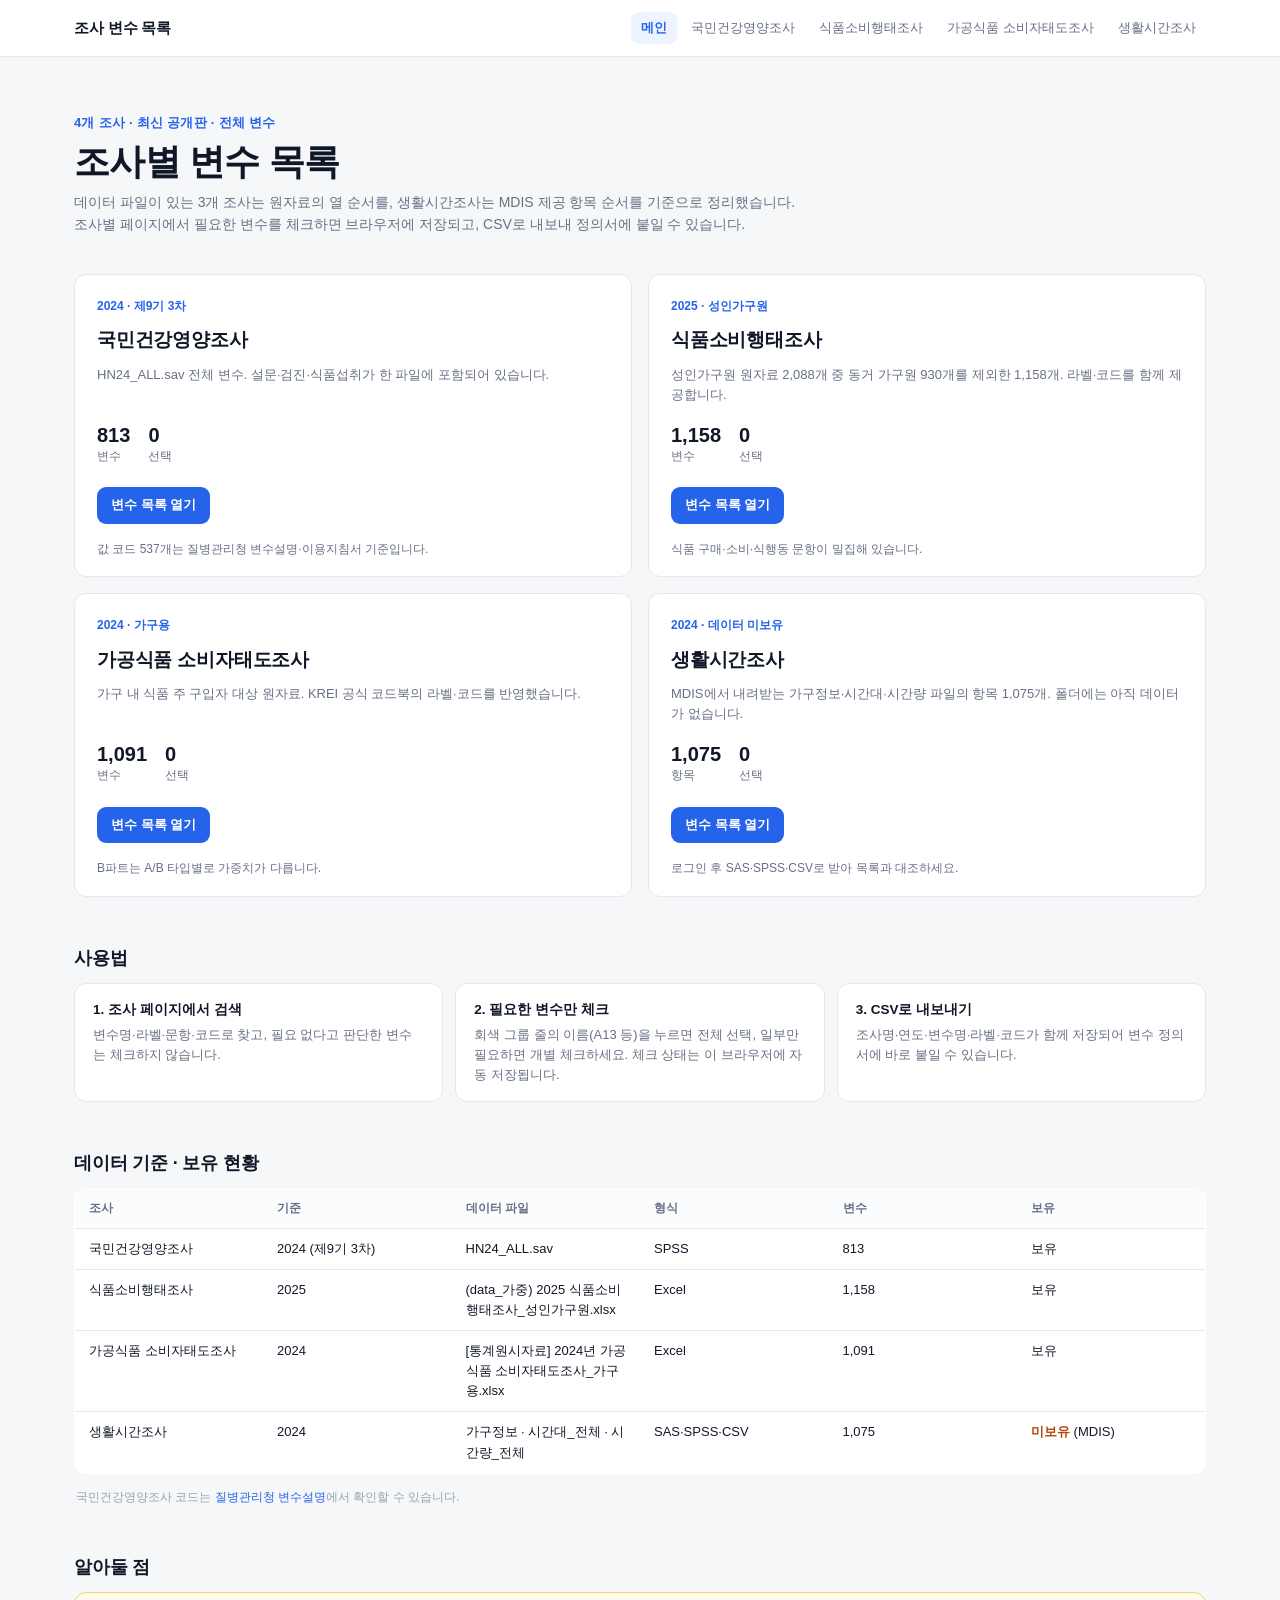
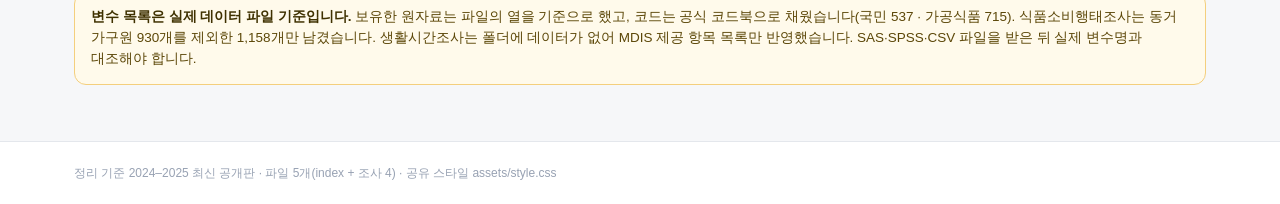
<file: index.html>
<!doctype html>
<html lang="ko">
<head>
<meta charset="utf-8">
<meta name="viewport" content="width=device-width, initial-scale=1">
<title>조사 변수 목록 · 프로젝트 변수 선별</title>
<link rel="stylesheet" href="assets/style.css">
</head>
<body>
<header class="site">
  <div class="wrap">
    <div class="brand"><a href="index.html">조사 변수 목록</a></div>
    <nav class="pnav">
      <a href="index.html" class="on">메인</a>
      <a href="01-knhanes.html">국민건강영양조사</a>
      <a href="02-food.html">식품소비행태조사</a>
      <a href="03-processed.html">가공식품 소비자태도조사</a>
      <a href="04-timeuse.html">생활시간조사</a>
    </nav>
  </div>
</header>

<main class="wrap">
  <section class="hero">
    <p class="eyebrow">4개 조사 · 최신 공개판 · 전체 변수</p>
    <h1>조사별 변수 목록</h1>
    <p class="lede">데이터 파일이 있는 3개 조사는 원자료의 열 순서를, 생활시간조사는 MDIS 제공 항목 순서를 기준으로 정리했습니다. 조사별 페이지에서 필요한 변수를 체크하면 브라우저에 저장되고, CSV로 내보내 정의서에 붙일 수 있습니다.</p>
  </section>

  <div class="grid">
    <article class="card">
      <p class="kicker">2024 · 제9기 3차</p>
      <h2>국민건강영양조사</h2>
      <p>HN24_ALL.sav 전체 변수. 설문·검진·식품섭취가 한 파일에 포함되어 있습니다.</p>
      <div class="stats">
        <div><b>813</b>변수</div>
        <div><b data-sel="knhanes">0</b>선택</div>
      </div>
      <a class="go" href="01-knhanes.html">변수 목록 열기</a>
      <p class="sel">값 코드 537개는 질병관리청 변수설명·이용지침서 기준입니다.</p>
    </article>

    <article class="card">
      <p class="kicker">2025 · 성인가구원</p>
      <h2>식품소비행태조사</h2>
      <p>성인가구원 원자료 2,088개 중 동거 가구원 930개를 제외한 1,158개. 라벨·코드를 함께 제공합니다.</p>
      <div class="stats">
        <div><b>1,158</b>변수</div>
        <div><b data-sel="food">0</b>선택</div>
      </div>
      <a class="go" href="02-food.html">변수 목록 열기</a>
      <p class="sel">식품 구매·소비·식행동 문항이 밀집해 있습니다.</p>
    </article>

    <article class="card">
      <p class="kicker">2024 · 가구용</p>
      <h2>가공식품 소비자태도조사</h2>
      <p>가구 내 식품 주 구입자 대상 원자료. KREI 공식 코드북의 라벨·코드를 반영했습니다.</p>
      <div class="stats">
        <div><b>1,091</b>변수</div>
        <div><b data-sel="processed">0</b>선택</div>
      </div>
      <a class="go" href="03-processed.html">변수 목록 열기</a>
      <p class="sel">B파트는 A/B 타입별로 가중치가 다릅니다.</p>
    </article>

    <article class="card">
      <p class="kicker">2024 · 데이터 미보유</p>
      <h2>생활시간조사</h2>
      <p>MDIS에서 내려받는 가구정보·시간대·시간량 파일의 항목 1,075개. 폴더에는 아직 데이터가 없습니다.</p>
      <div class="stats">
        <div><b>1,075</b>항목</div>
        <div><b data-sel="timeuse">0</b>선택</div>
      </div>
      <a class="go" href="04-timeuse.html">변수 목록 열기</a>
      <p class="sel">로그인 후 SAS·SPSS·CSV로 받아 목록과 대조하세요.</p>
    </article>
  </div>

  <section class="section">
    <h2>사용법</h2>
    <ol class="steps">
      <li><b>1. 조사 페이지에서 검색</b>변수명·라벨·문항·코드로 찾고, 필요 없다고 판단한 변수는 체크하지 않습니다.</li>
      <li><b>2. 필요한 변수만 체크</b>회색 그룹 줄의 이름(A13 등)을 누르면 전체 선택, 일부만 필요하면 개별 체크하세요. 체크 상태는 이 브라우저에 자동 저장됩니다.</li>
      <li><b>3. CSV로 내보내기</b>조사명·연도·변수명·라벨·코드가 함께 저장되어 변수 정의서에 바로 붙일 수 있습니다.</li>
    </ol>
  </section>

  <section class="section">
    <h2>데이터 기준 · 보유 현황</h2>
    <table class="src">
      <thead><tr><th>조사</th><th>기준</th><th>데이터 파일</th><th>형식</th><th>변수</th><th>보유</th></tr></thead>
      <tbody>
        <tr><td>국민건강영양조사</td><td>2024 (제9기 3차)</td><td>HN24_ALL.sav</td><td>SPSS</td><td>813</td><td>보유</td></tr>
        <tr><td>식품소비행태조사</td><td>2025</td><td>(data_가중) 2025 식품소비행태조사_성인가구원.xlsx</td><td>Excel</td><td>1,158</td><td>보유</td></tr>
        <tr><td>가공식품 소비자태도조사</td><td>2024</td><td>[통계원시자료] 2024년 가공식품 소비자태도조사_가구용.xlsx</td><td>Excel</td><td>1,091</td><td>보유</td></tr>
        <tr><td>생활시간조사</td><td>2024</td><td>가구정보 · 시간대_전체 · 시간량_전체</td><td>SAS·SPSS·CSV</td><td>1,075</td><td><span style="color:#b54708;font-weight:600">미보유</span> (MDIS)</td></tr>
      </tbody>
    </table>
    <p class="hint" style="margin-top:14px">국민건강영양조사 코드는 <a href="https://knhanes.kdca.go.kr/knhanes/dataAnlsGd/varExpln.do" target="_blank" rel="noopener">질병관리청 변수설명</a>에서 확인할 수 있습니다.</p>
  </section>

  <section class="section">
    <h2>알아둘 점</h2>
    <div class="notice" style="margin-top:4px">
      <strong>변수 목록은 실제 데이터 파일 기준입니다.</strong> 보유한 원자료는 파일의 열을 기준으로 했고, 코드는 공식 코드북으로 채웠습니다(국민 537 · 가공식품 715). 식품소비행태조사는 동거 가구원 930개를 제외한 1,158개만 남겼습니다.
      생활시간조사는 폴더에 데이터가 없어 MDIS 제공 항목 목록만 반영했습니다. SAS·SPSS·CSV 파일을 받은 뒤 실제 변수명과 대조해야 합니다.
    </div>
  </section>
</main>

<footer>
  <div class="wrap">정리 기준 2024–2025 최신 공개판 · 파일 5개(index + 조사 4) · 공유 스타일 assets/style.css</div>
</footer>

<script>
(function () {
  document.querySelectorAll("[data-sel]").forEach(function (el) {
    var id = el.getAttribute("data-sel");
    try {
      var n = JSON.parse(localStorage.getItem("varpick:" + id) || "[]").length;
      el.textContent = n.toLocaleString();
    } catch (e) {}
  });
})();
</script>
</body>
</html>
</file>
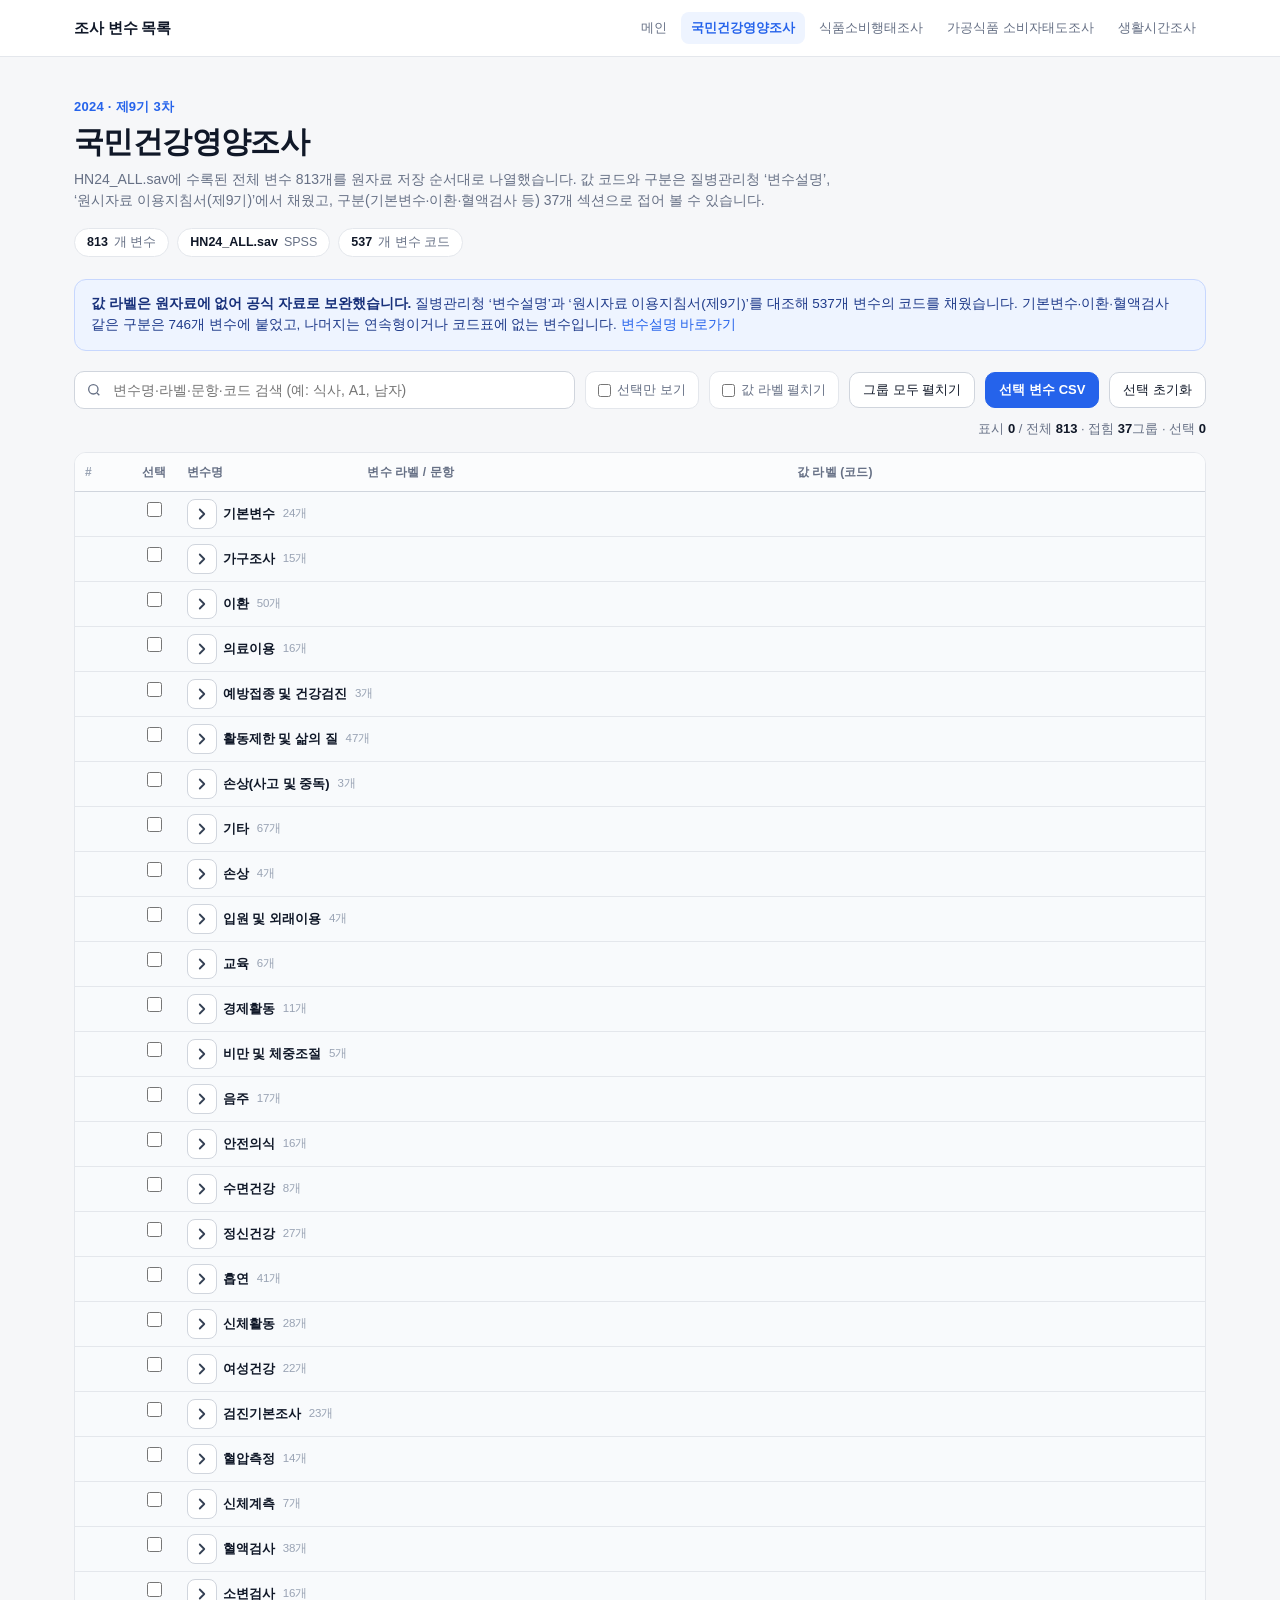
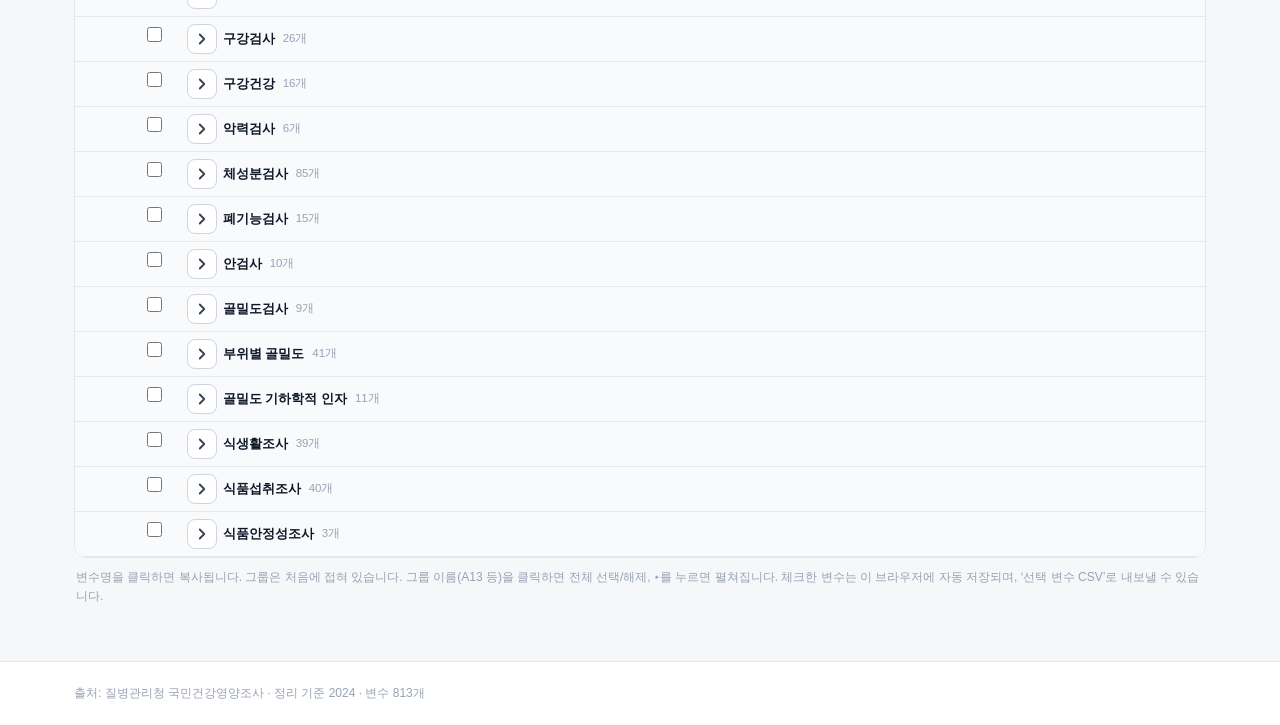
<file: 01-knhanes.html>
<!doctype html>
<html lang="ko">
<head>
<meta charset="utf-8">
<meta name="viewport" content="width=device-width, initial-scale=1">
<title>국민건강영양조사 · 조사 변수 목록</title>
<link rel="stylesheet" href="assets/style.css">
</head>
<body>
<header class="site">
  <div class="wrap">
    <div class="brand"><a href="index.html">조사 변수 목록</a></div>
    <nav class="pnav">
      <a href="index.html">메인</a>
      <a href="01-knhanes.html" class="on">국민건강영양조사</a>
      <a href="02-food.html">식품소비행태조사</a>
      <a href="03-processed.html">가공식품 소비자태도조사</a>
      <a href="04-timeuse.html">생활시간조사</a>
    </nav>
  </div>
</header>

<main class="wrap">
  <section class="phead">
    <p class="eyebrow">2024 · 제9기 3차</p>
    <h1>국민건강영양조사</h1>
    <p class="lede">HN24_ALL.sav에 수록된 전체 변수 813개를 원자료 저장 순서대로 나열했습니다. 값 코드와 구분은 질병관리청 ‘변수설명’, ‘원시자료 이용지침서(제9기)’에서 채웠고, 구분(기본변수·이환·혈액검사 등) 37개 섹션으로 접어 볼 수 있습니다.</p>
    <div class="meta">
      <span class="chip"><b>813</b> 개 변수</span>
      <span class="chip"><b>HN24_ALL.sav</b> SPSS</span>
      <span class="chip"><b>537</b> 개 변수 코드</span>
    </div>
  </section>

  <div class="notice info"><strong>값 라벨은 원자료에 없어 공식 자료로 보완했습니다.</strong> 질병관리청 ‘변수설명’과 ‘원시자료 이용지침서(제9기)’를 대조해 537개 변수의 코드를 채웠습니다. 기본변수·이환·혈액검사 같은 구분은 746개 변수에 붙었고, 나머지는 연속형이거나 코드표에 없는 변수입니다. <a href='https://knhanes.kdca.go.kr/knhanes/dataAnlsGd/varExpln.do' target='_blank' rel='noopener'>변수설명 바로가기</a></div>

  <div class="toolbar">
    <div class="search">
      <svg viewBox="0 0 24 24"><circle cx="11" cy="11" r="7"></circle><path d="M20 20l-3.5-3.5"></path></svg>
      <input id="q" type="search" placeholder="변수명·라벨·문항·코드 검색 (예: 식사, A1, 남자)" autocomplete="off">
    </div>
    <label class="toggle" title="체크한 변수만 표시"><input id="onlySel" type="checkbox"> 선택만 보기</label>
    <label class="toggle" title="값 라벨을 줄이지 않고 표시"><input id="showVals" type="checkbox"> 값 라벨 펼치기</label>
    <button id="expandAll" class="btn">그룹 모두 펼치기</button>
    <button id="csv" class="btn primary">선택 변수 CSV</button>
    <button id="clear" class="btn">선택 초기화</button>
    <span id="count" class="count"></span>
  </div>

  <div class="tablecard">
    <table id="tbl">
      <thead>
        <tr>
          <th class="c-no">#</th>
          <th class="c-pick">선택</th>
          <th class="c-var">변수명</th>
          <th class="c-label">변수 라벨 / 문항</th>
          <th class="c-val">값 라벨 (코드)</th>
        </tr>
      </thead>
      <tbody id="tbody"></tbody>
    </table>
    <div id="empty" class="empty">검색 결과가 없습니다.</div>
  </div>
  <p class="hint">변수명을 클릭하면 복사됩니다. 그룹은 처음에 접혀 있습니다. 그룹 이름(A13 등)을 클릭하면 전체 선택/해제, ▸를 누르면 펼쳐집니다. 체크한 변수는 이 브라우저에 자동 저장되며, ‘선택 변수 CSV’로 내보낼 수 있습니다.</p>

</main>

<footer>
  <div class="wrap">출처: 질병관리청 국민건강영양조사 · 정리 기준 2024 · 변수 813개</div>
</footer>

<div id="toast" role="status" aria-live="polite"></div>
<script src="assets/data/knhanes.js"></script>
<script src="assets/app.js"></script>
</body>
</html>
</file>
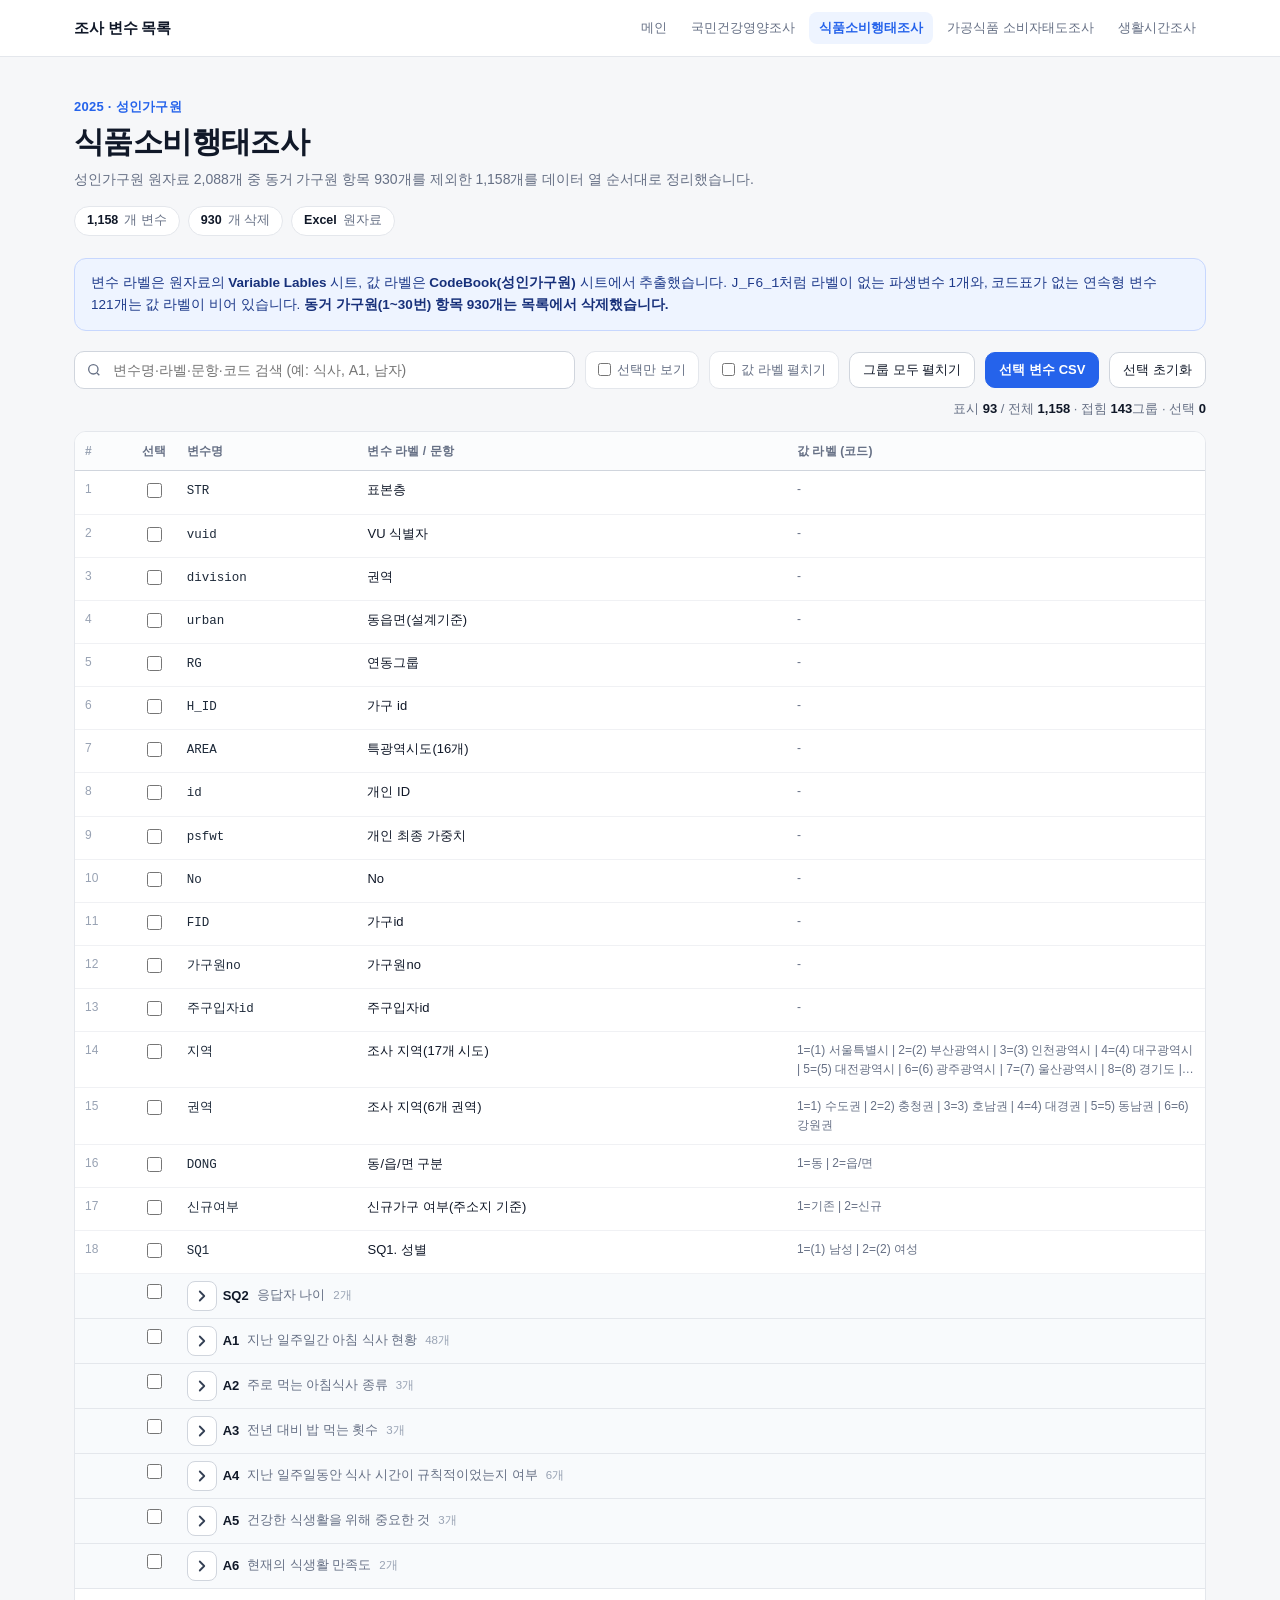
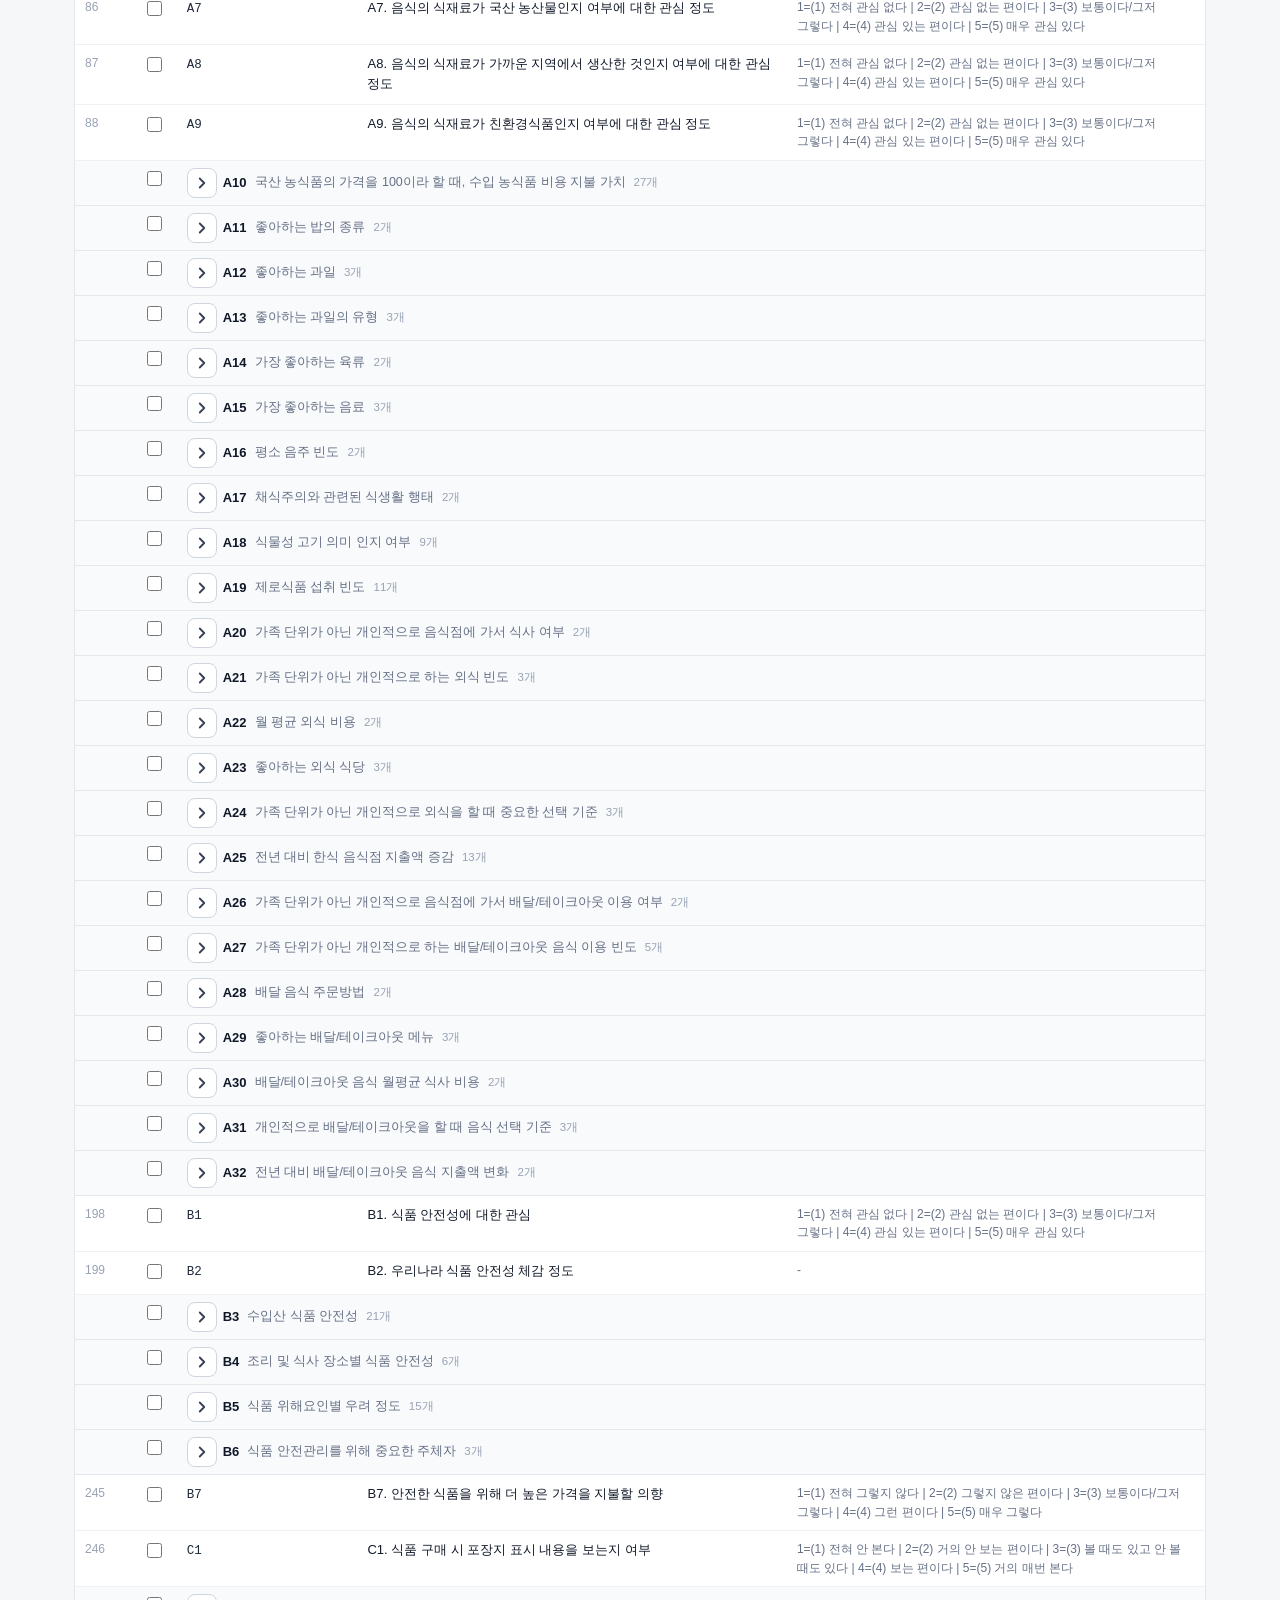
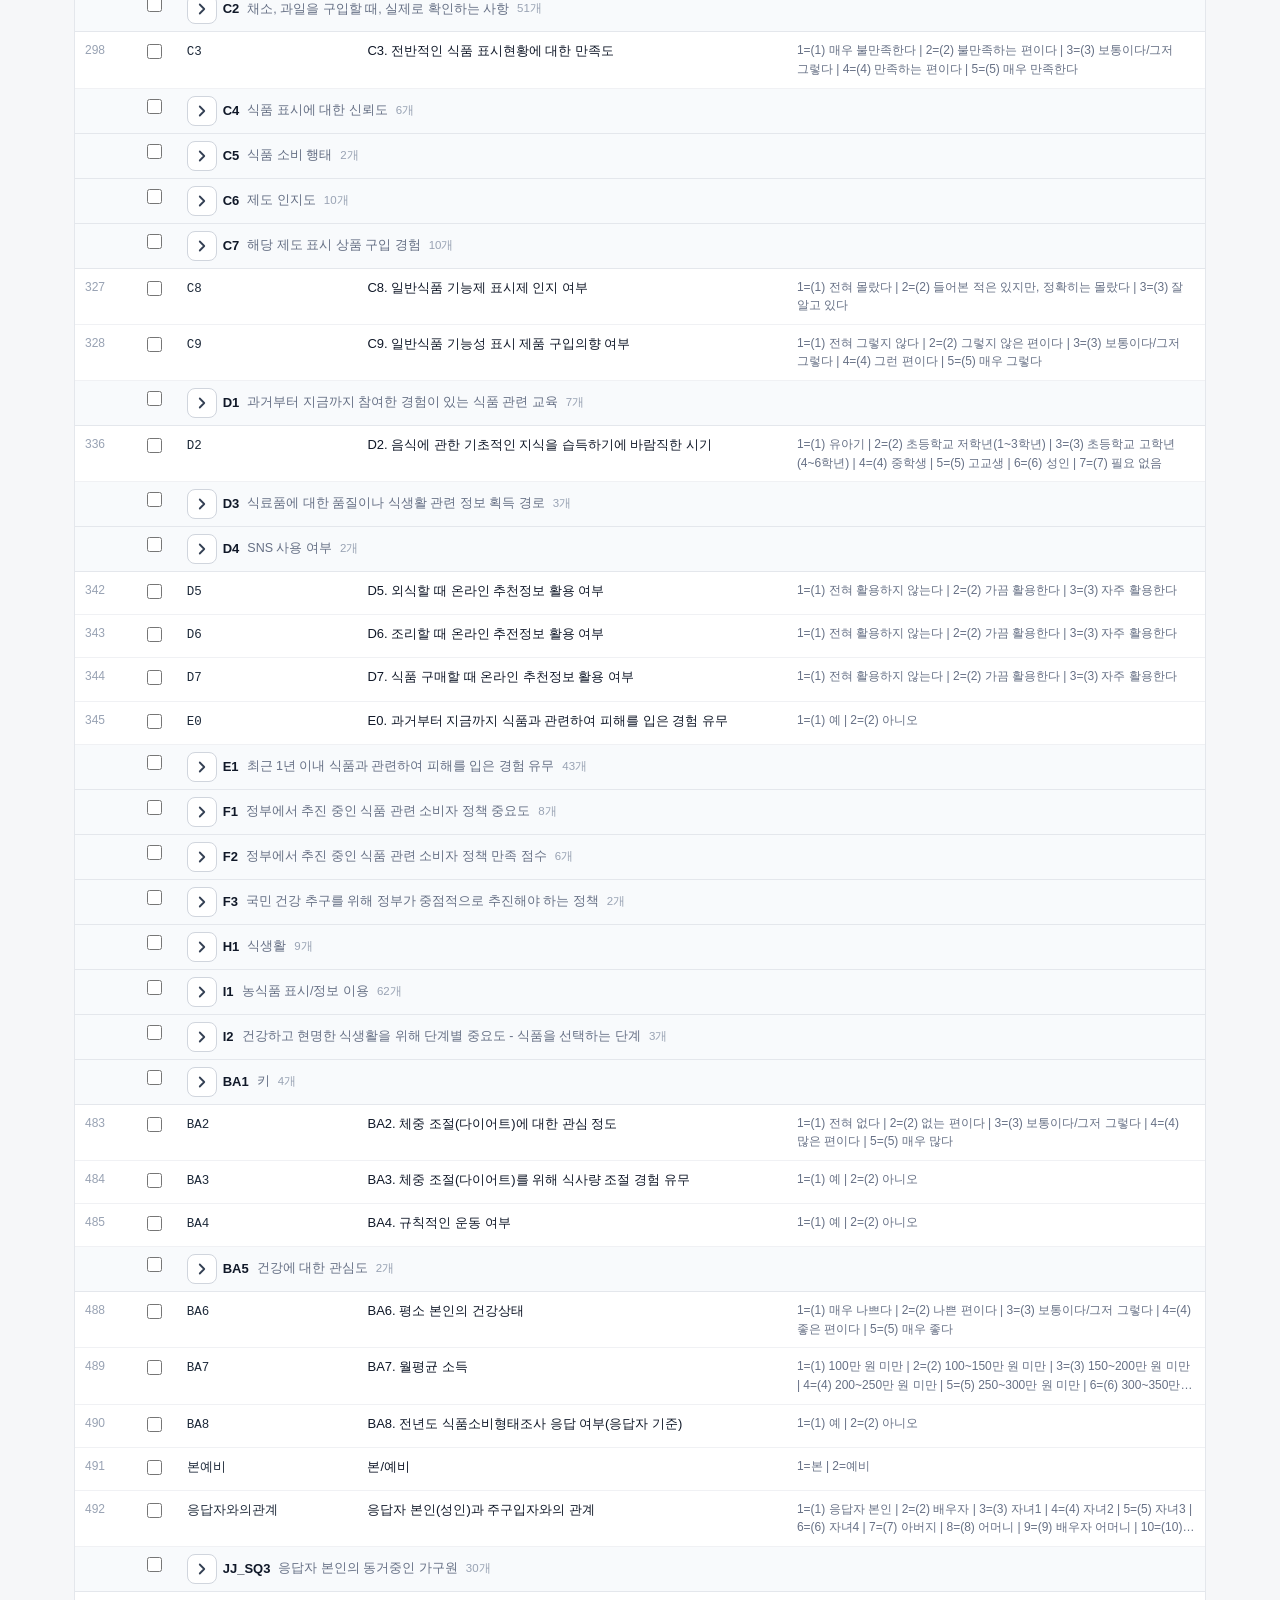
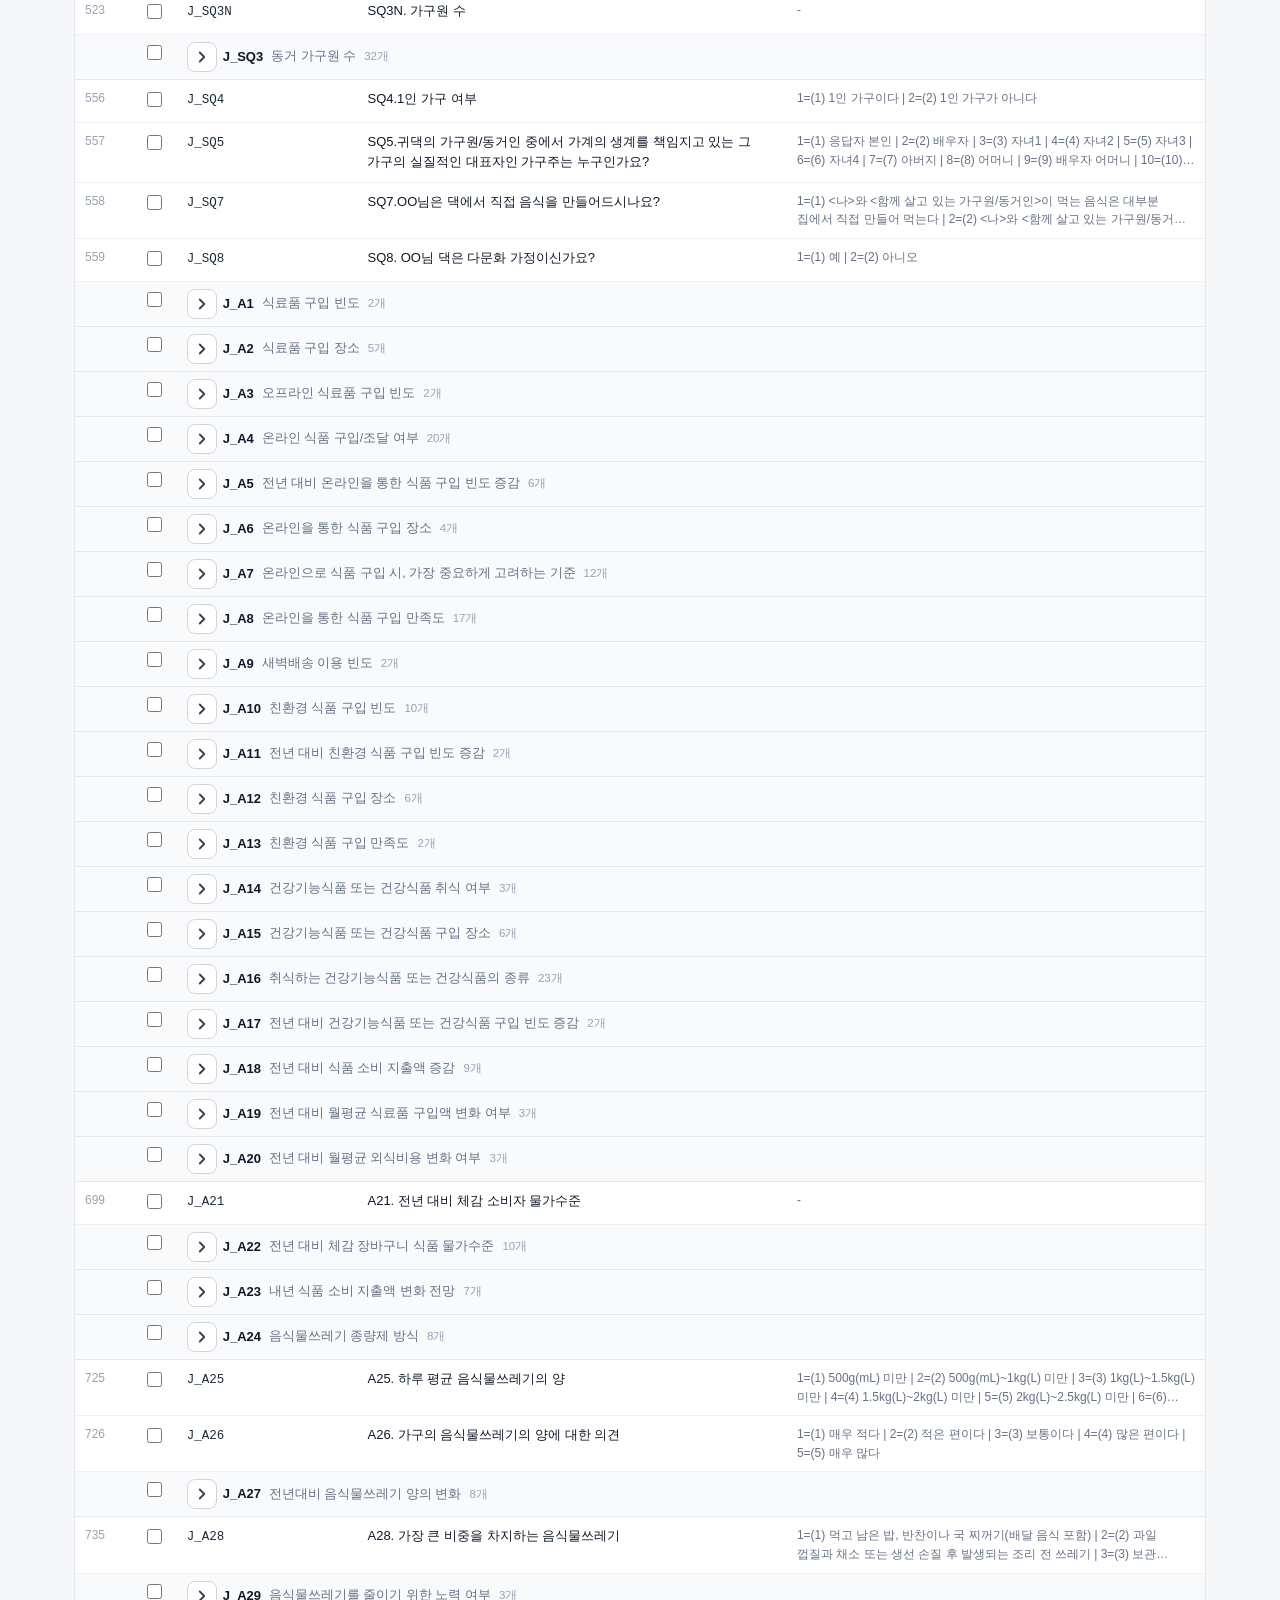
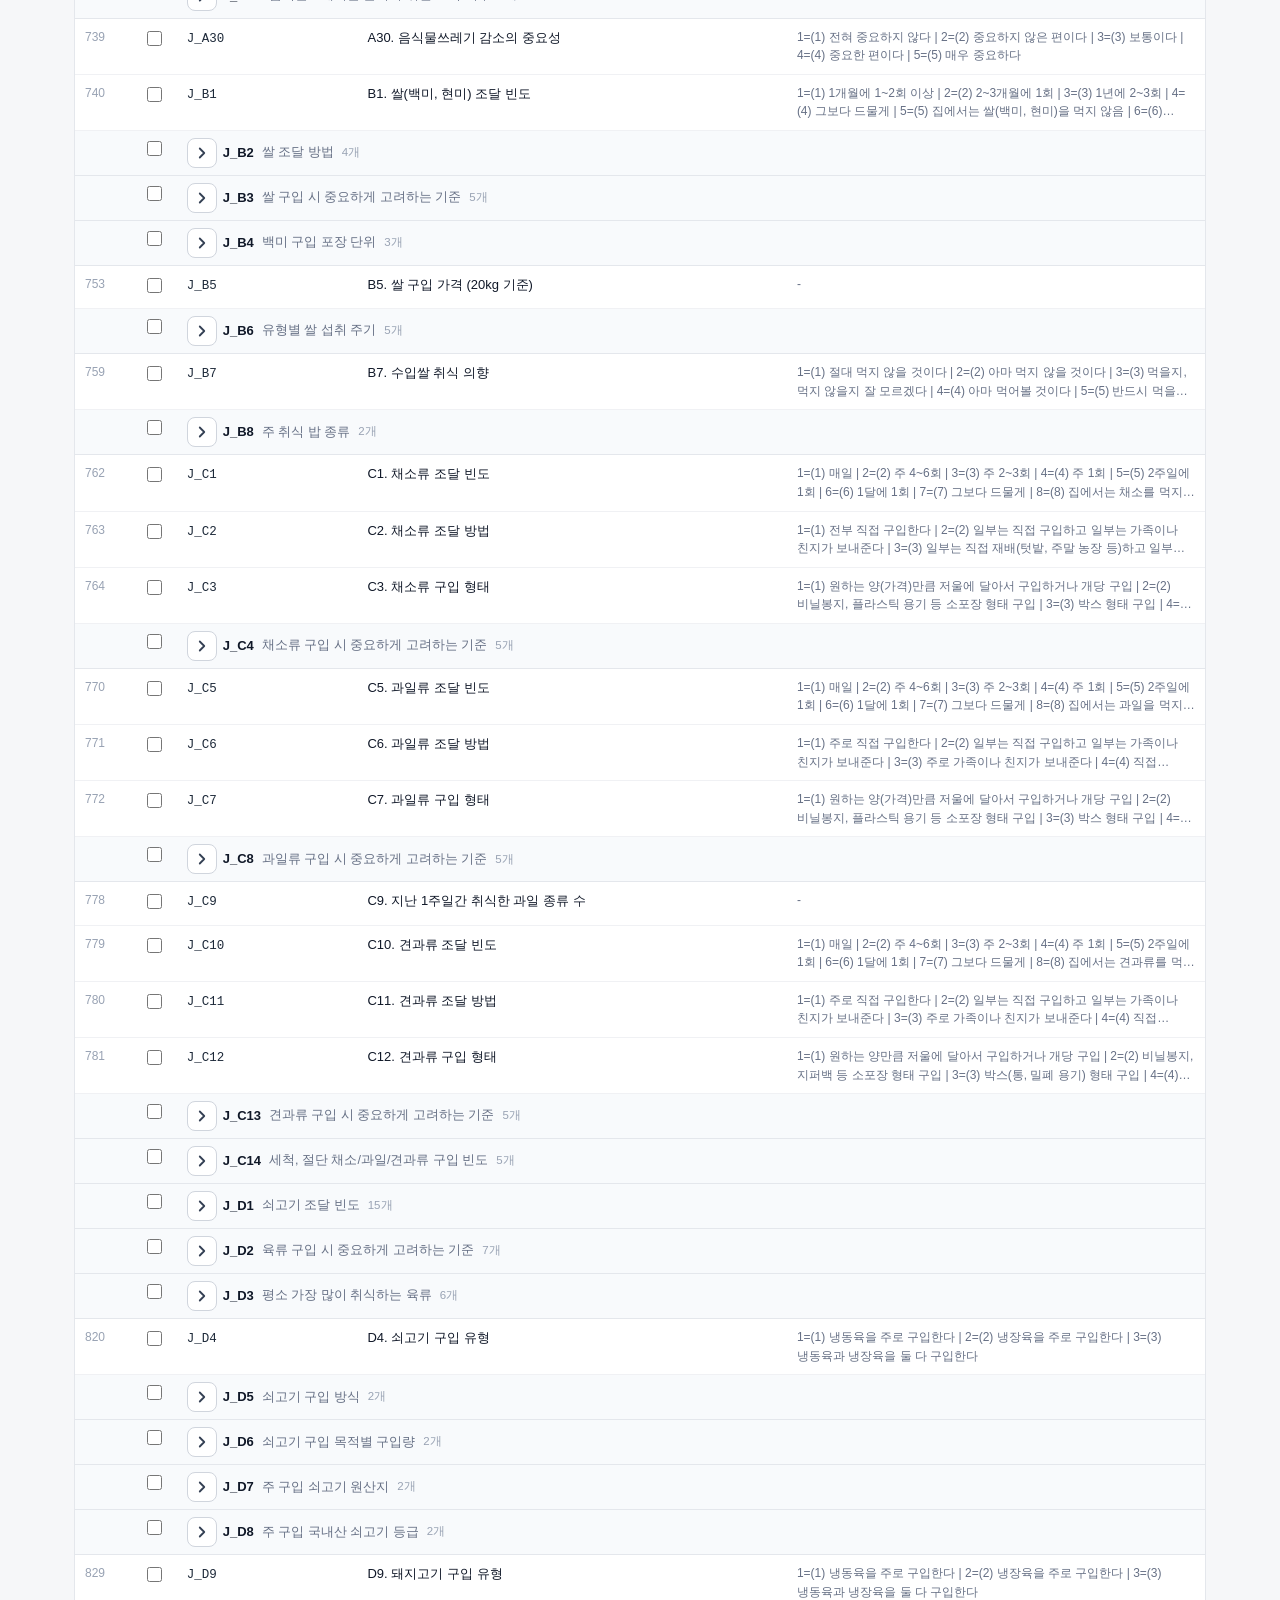
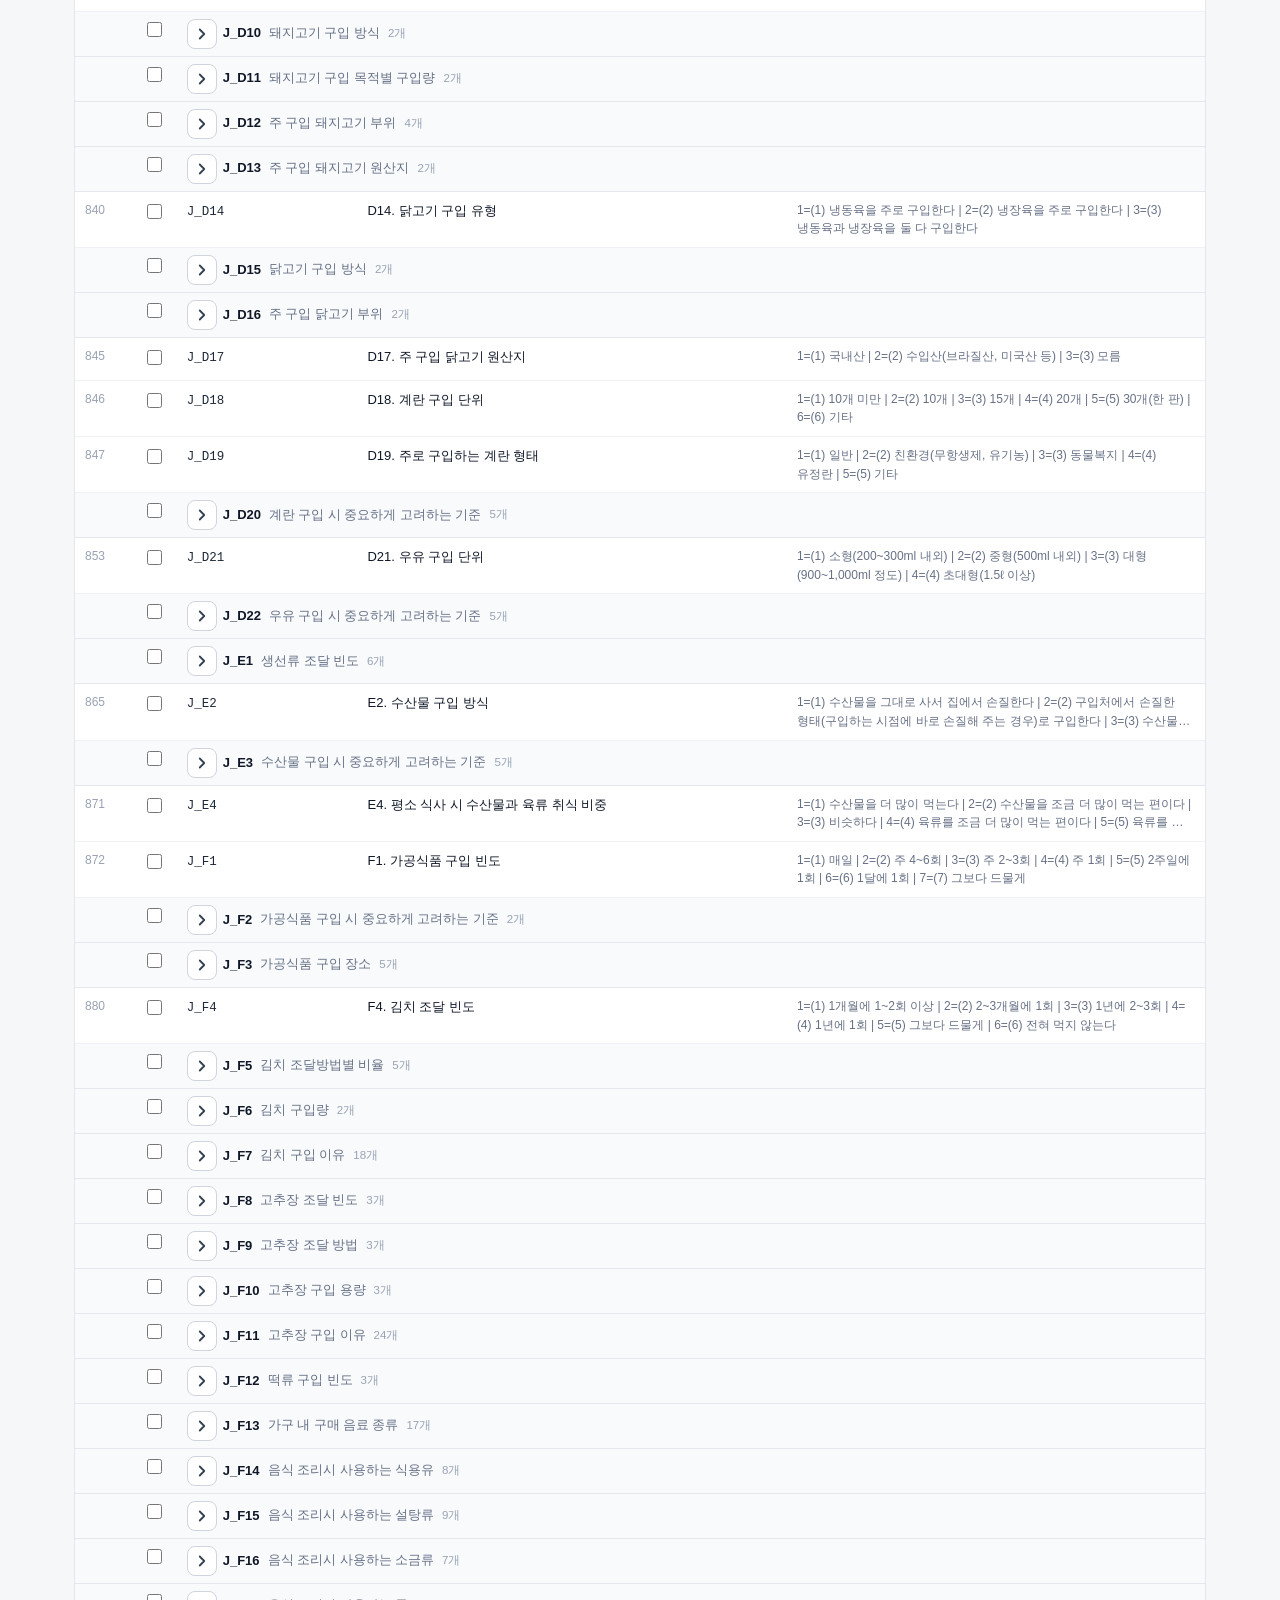
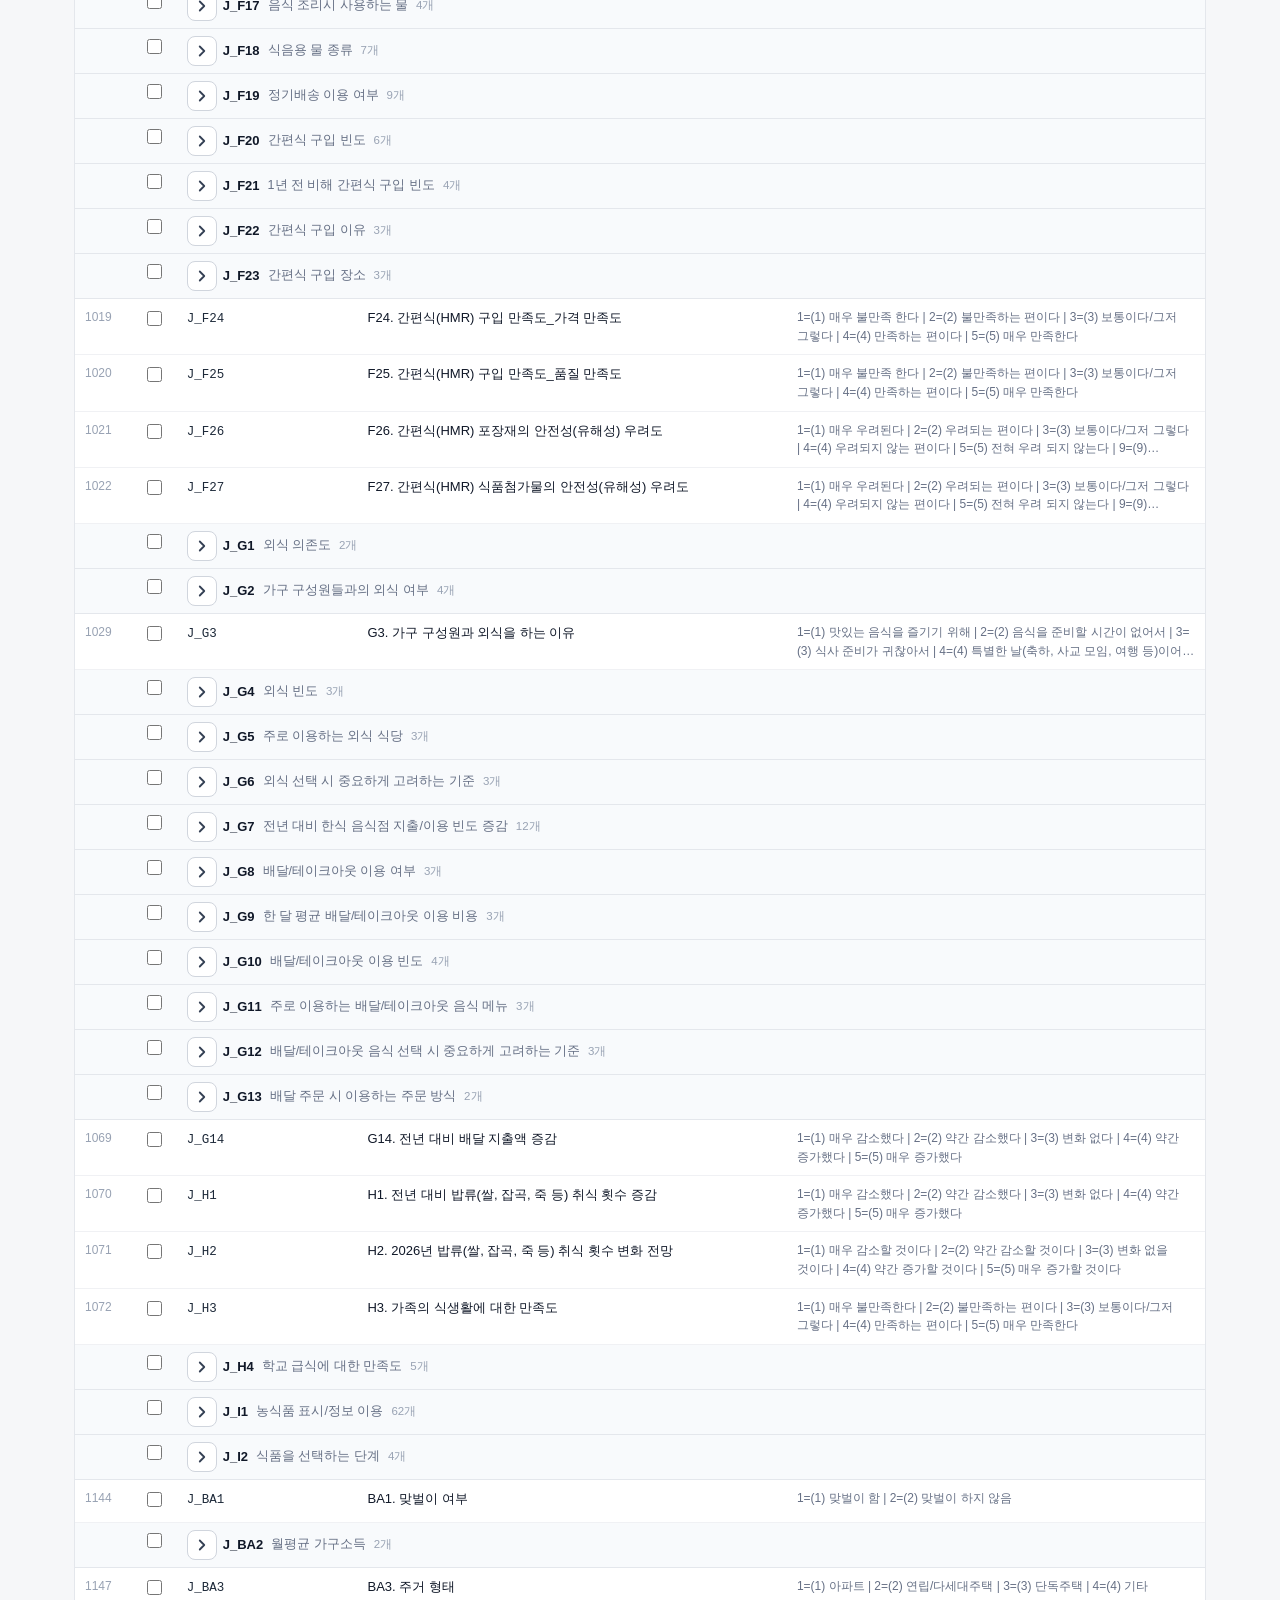
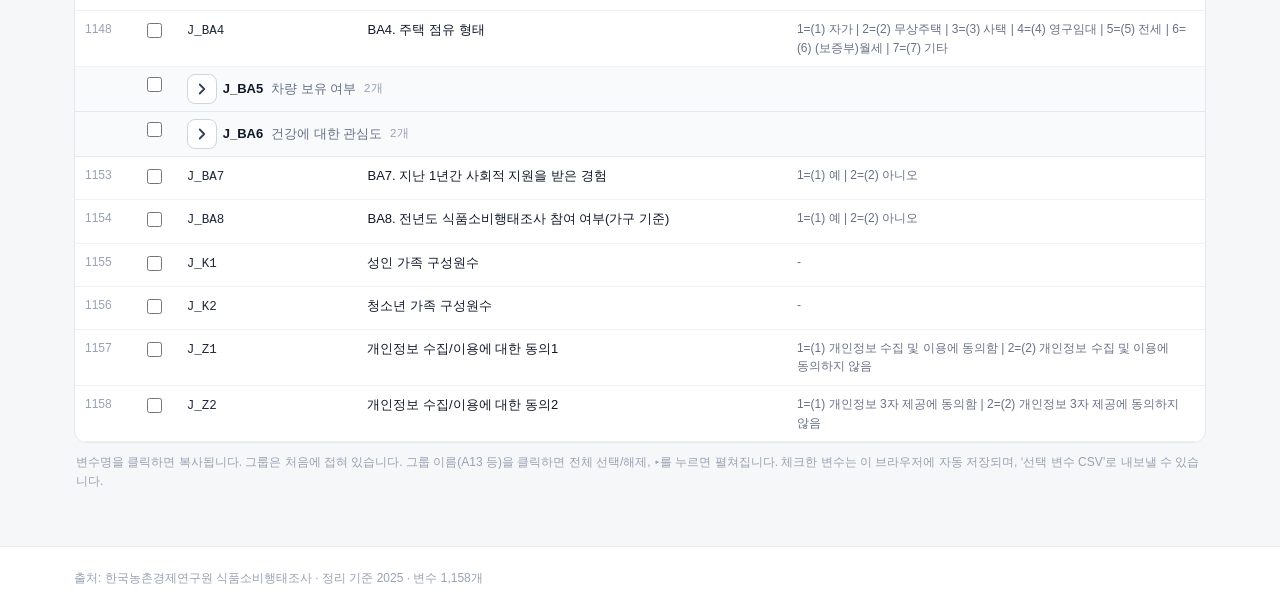
<file: 02-food.html>
<!doctype html>
<html lang="ko">
<head>
<meta charset="utf-8">
<meta name="viewport" content="width=device-width, initial-scale=1">
<title>식품소비행태조사 · 조사 변수 목록</title>
<link rel="stylesheet" href="assets/style.css">
</head>
<body>
<header class="site">
  <div class="wrap">
    <div class="brand"><a href="index.html">조사 변수 목록</a></div>
    <nav class="pnav">
      <a href="index.html">메인</a>
      <a href="01-knhanes.html">국민건강영양조사</a>
      <a href="02-food.html" class="on">식품소비행태조사</a>
      <a href="03-processed.html">가공식품 소비자태도조사</a>
      <a href="04-timeuse.html">생활시간조사</a>
    </nav>
  </div>
</header>

<main class="wrap">
  <section class="phead">
    <p class="eyebrow">2025 · 성인가구원</p>
    <h1>식품소비행태조사</h1>
    <p class="lede">성인가구원 원자료 2,088개 중 동거 가구원 항목 930개를 제외한 1,158개를 데이터 열 순서대로 정리했습니다.</p>
    <div class="meta">
      <span class="chip"><b>1,158</b> 개 변수</span>
      <span class="chip"><b>930</b> 개 삭제</span>
      <span class="chip"><b>Excel</b> 원자료</span>
    </div>
  </section>

  <div class="notice info">변수 라벨은 원자료의 <strong>Variable Lables</strong> 시트, 값 라벨은 <strong>CodeBook(성인가구원)</strong> 시트에서 추출했습니다. <code>J_F6_1</code>처럼 라벨이 없는 파생변수 1개와, 코드표가 없는 연속형 변수 121개는 값 라벨이 비어 있습니다. <strong>동거 가구원(1~30번) 항목 930개는 목록에서 삭제했습니다.</strong></div>

  <div class="toolbar">
    <div class="search">
      <svg viewBox="0 0 24 24"><circle cx="11" cy="11" r="7"></circle><path d="M20 20l-3.5-3.5"></path></svg>
      <input id="q" type="search" placeholder="변수명·라벨·문항·코드 검색 (예: 식사, A1, 남자)" autocomplete="off">
    </div>
    <label class="toggle" title="체크한 변수만 표시"><input id="onlySel" type="checkbox"> 선택만 보기</label>
    <label class="toggle" title="값 라벨을 줄이지 않고 표시"><input id="showVals" type="checkbox"> 값 라벨 펼치기</label>
    <button id="expandAll" class="btn">그룹 모두 펼치기</button>
    <button id="csv" class="btn primary">선택 변수 CSV</button>
    <button id="clear" class="btn">선택 초기화</button>
    <span id="count" class="count"></span>
  </div>

  <div class="tablecard">
    <table id="tbl">
      <thead>
        <tr>
          <th class="c-no">#</th>
          <th class="c-pick">선택</th>
          <th class="c-var">변수명</th>
          <th class="c-label">변수 라벨 / 문항</th>
          <th class="c-val">값 라벨 (코드)</th>
        </tr>
      </thead>
      <tbody id="tbody"></tbody>
    </table>
    <div id="empty" class="empty">검색 결과가 없습니다.</div>
  </div>
  <p class="hint">변수명을 클릭하면 복사됩니다. 그룹은 처음에 접혀 있습니다. 그룹 이름(A13 등)을 클릭하면 전체 선택/해제, ▸를 누르면 펼쳐집니다. 체크한 변수는 이 브라우저에 자동 저장되며, ‘선택 변수 CSV’로 내보낼 수 있습니다.</p>

</main>

<footer>
  <div class="wrap">출처: 한국농촌경제연구원 식품소비행태조사 · 정리 기준 2025 · 변수 1,158개</div>
</footer>

<div id="toast" role="status" aria-live="polite"></div>
<script src="assets/data/food.js"></script>
<script src="assets/app.js"></script>
</body>
</html>
</file>
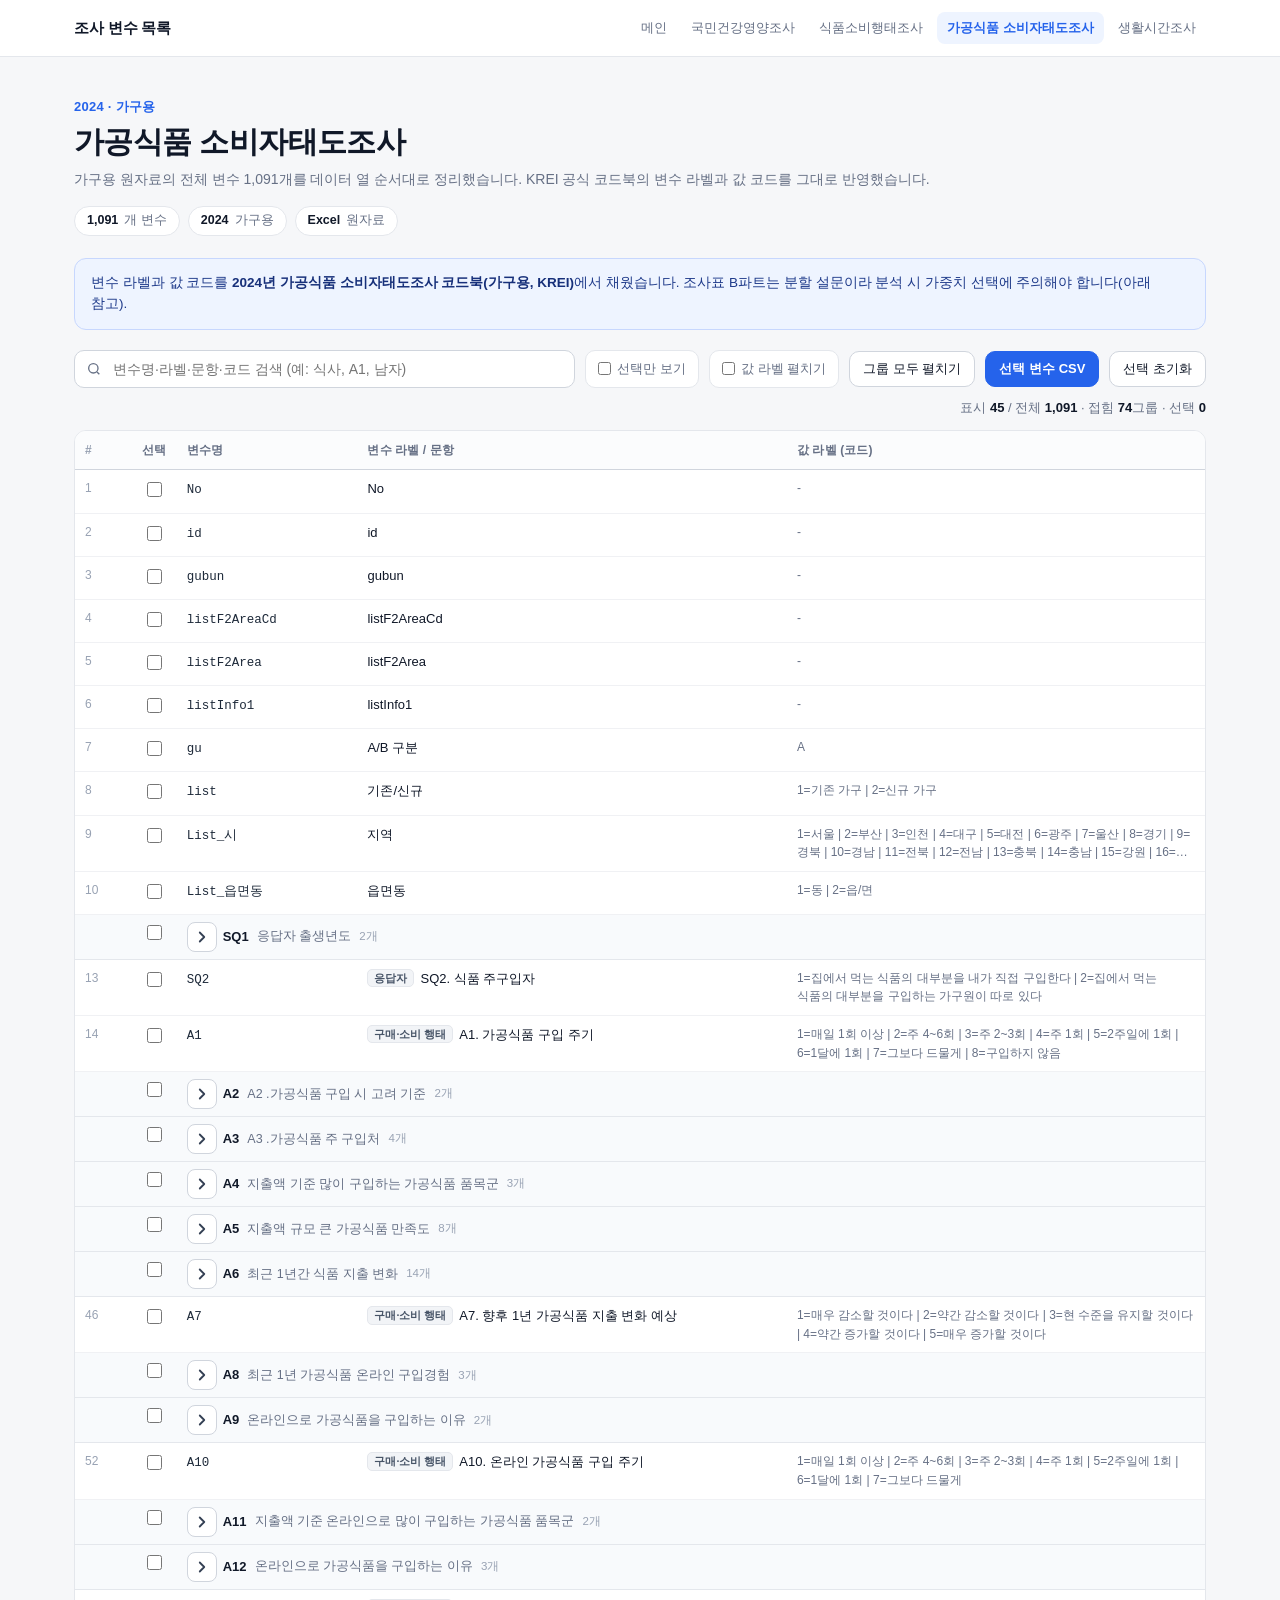
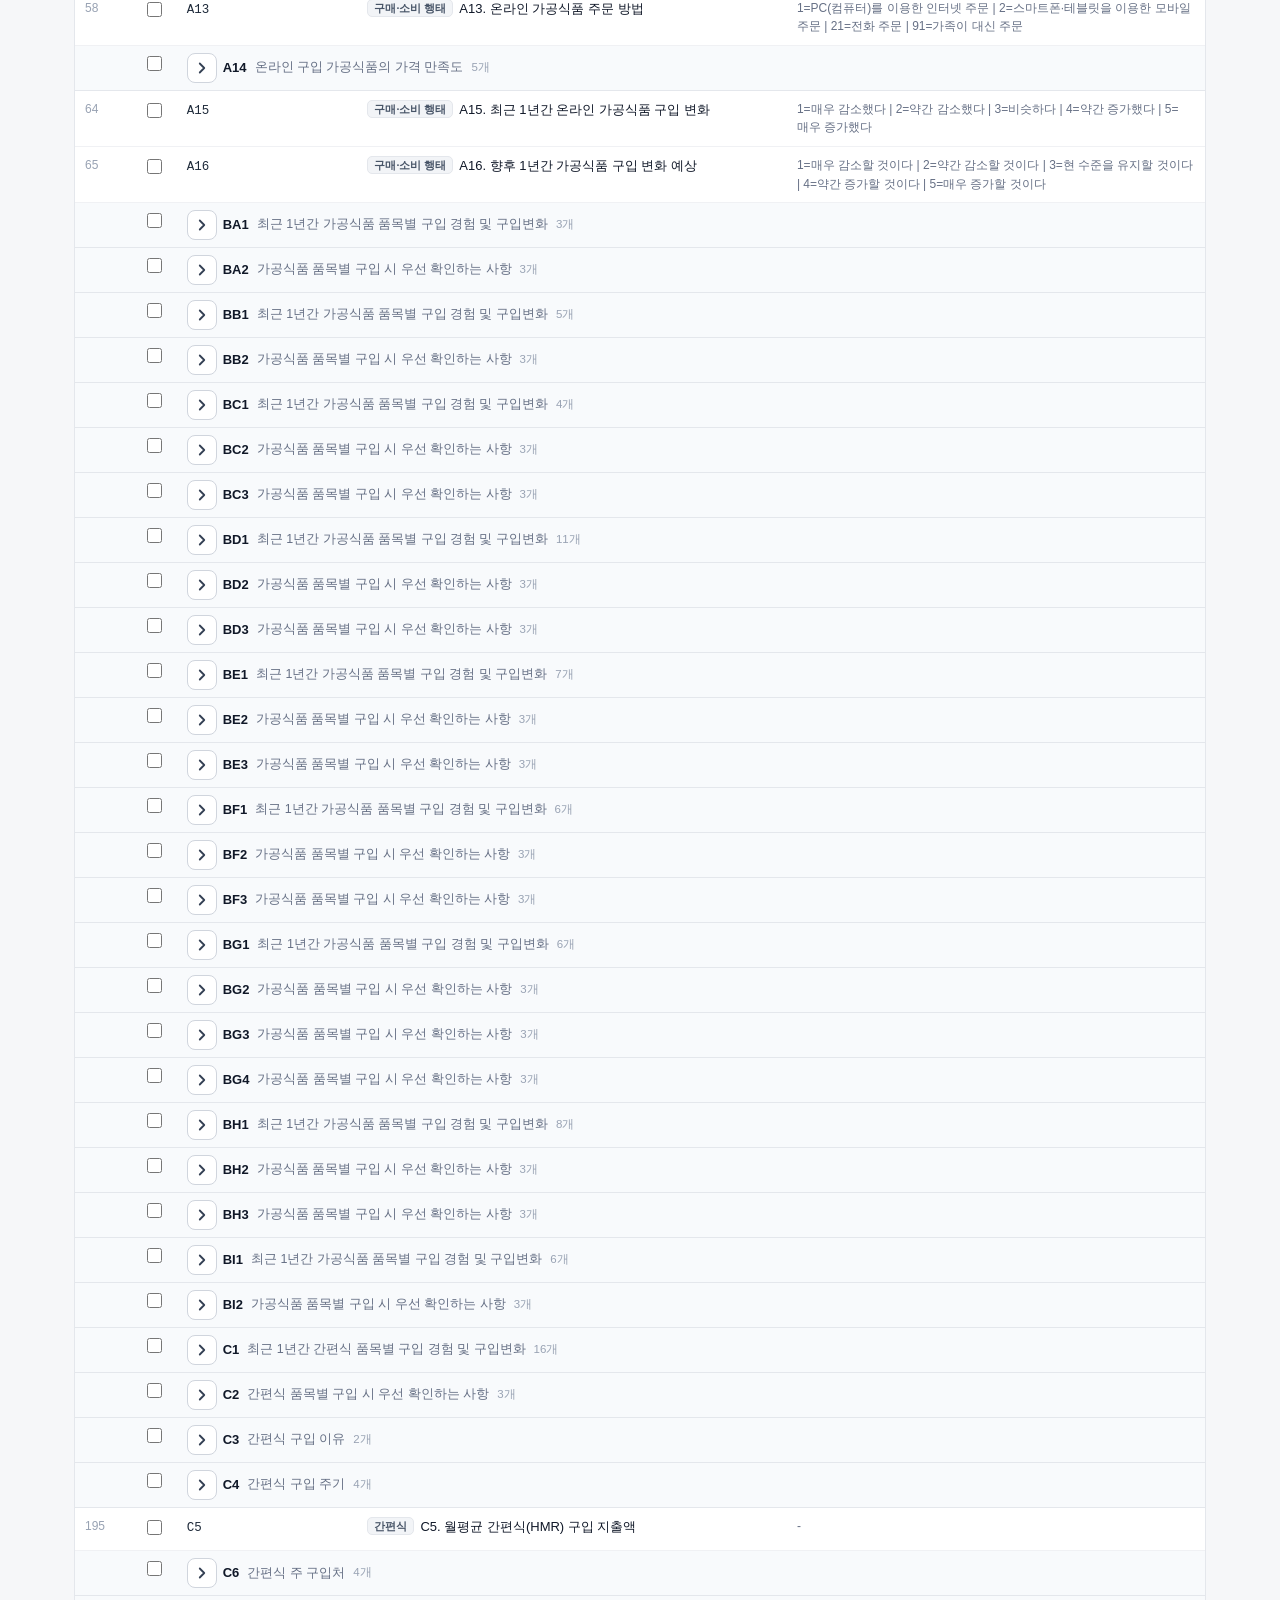
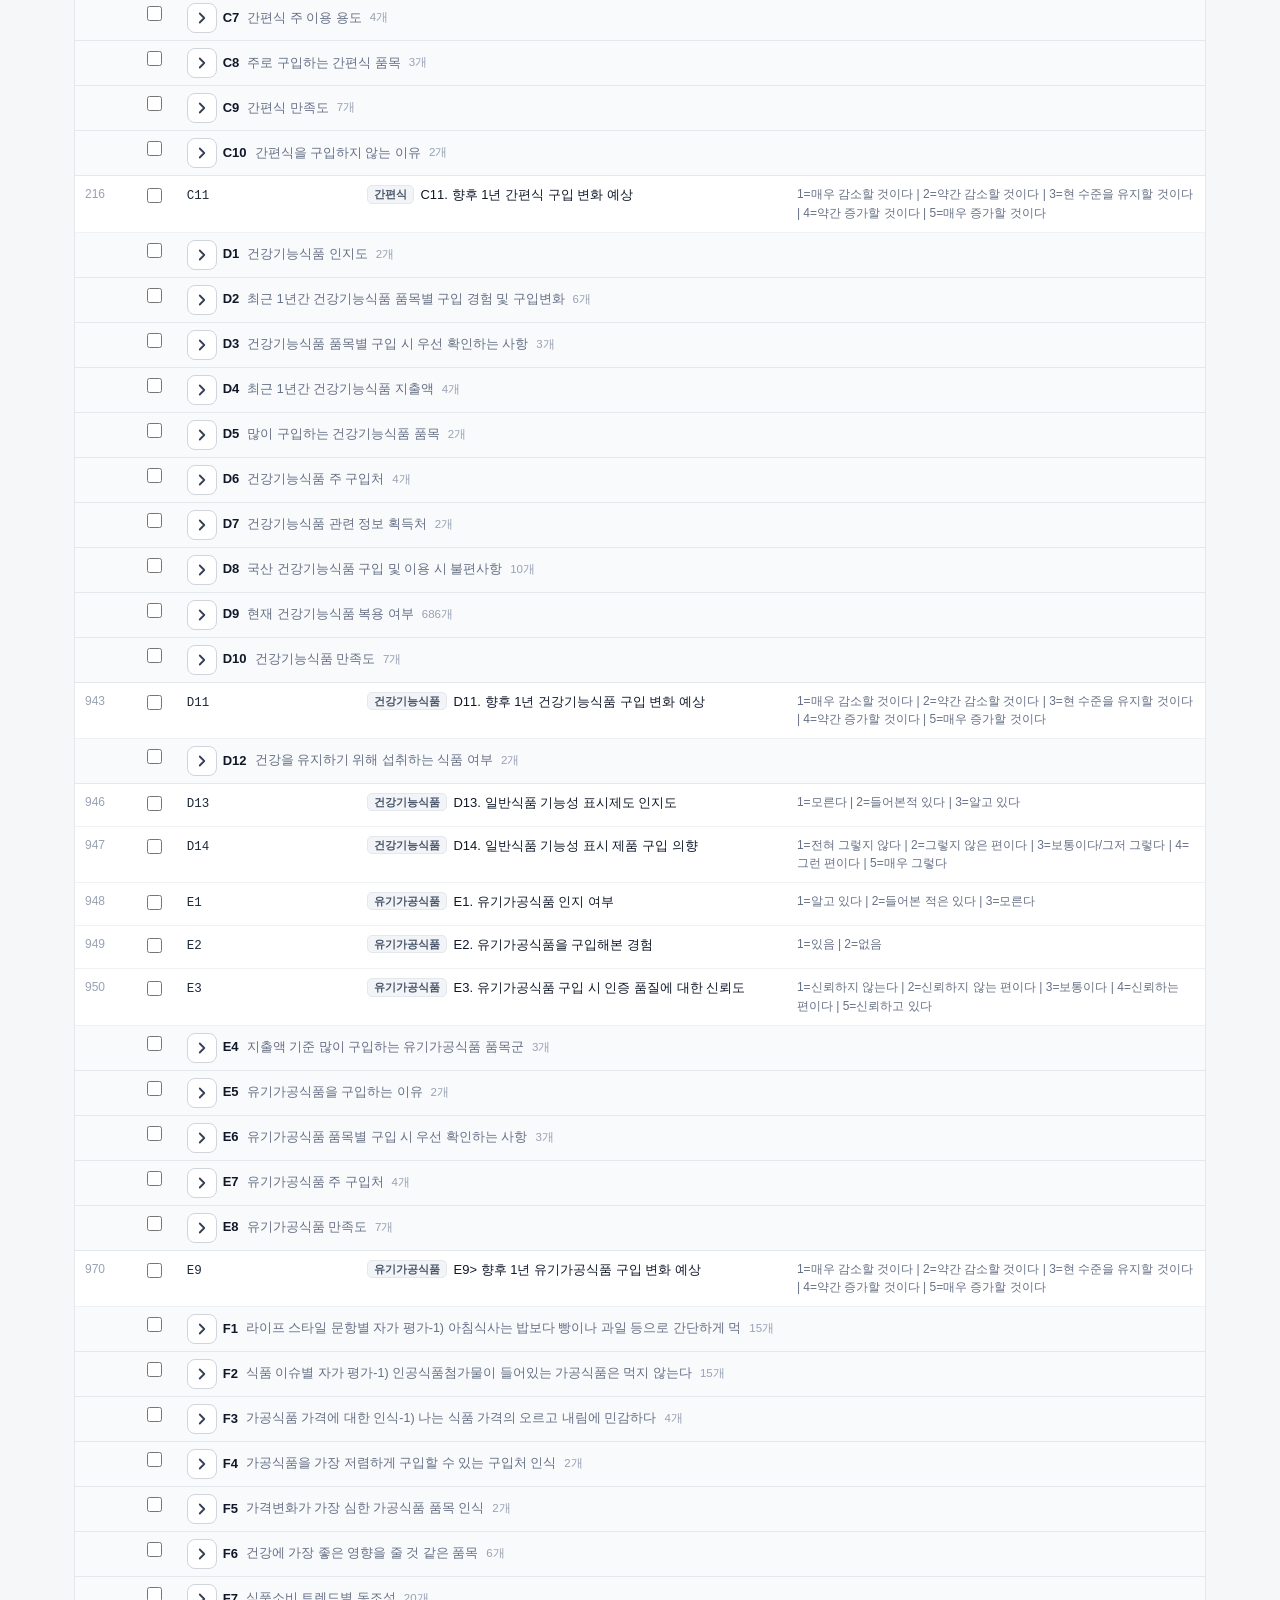
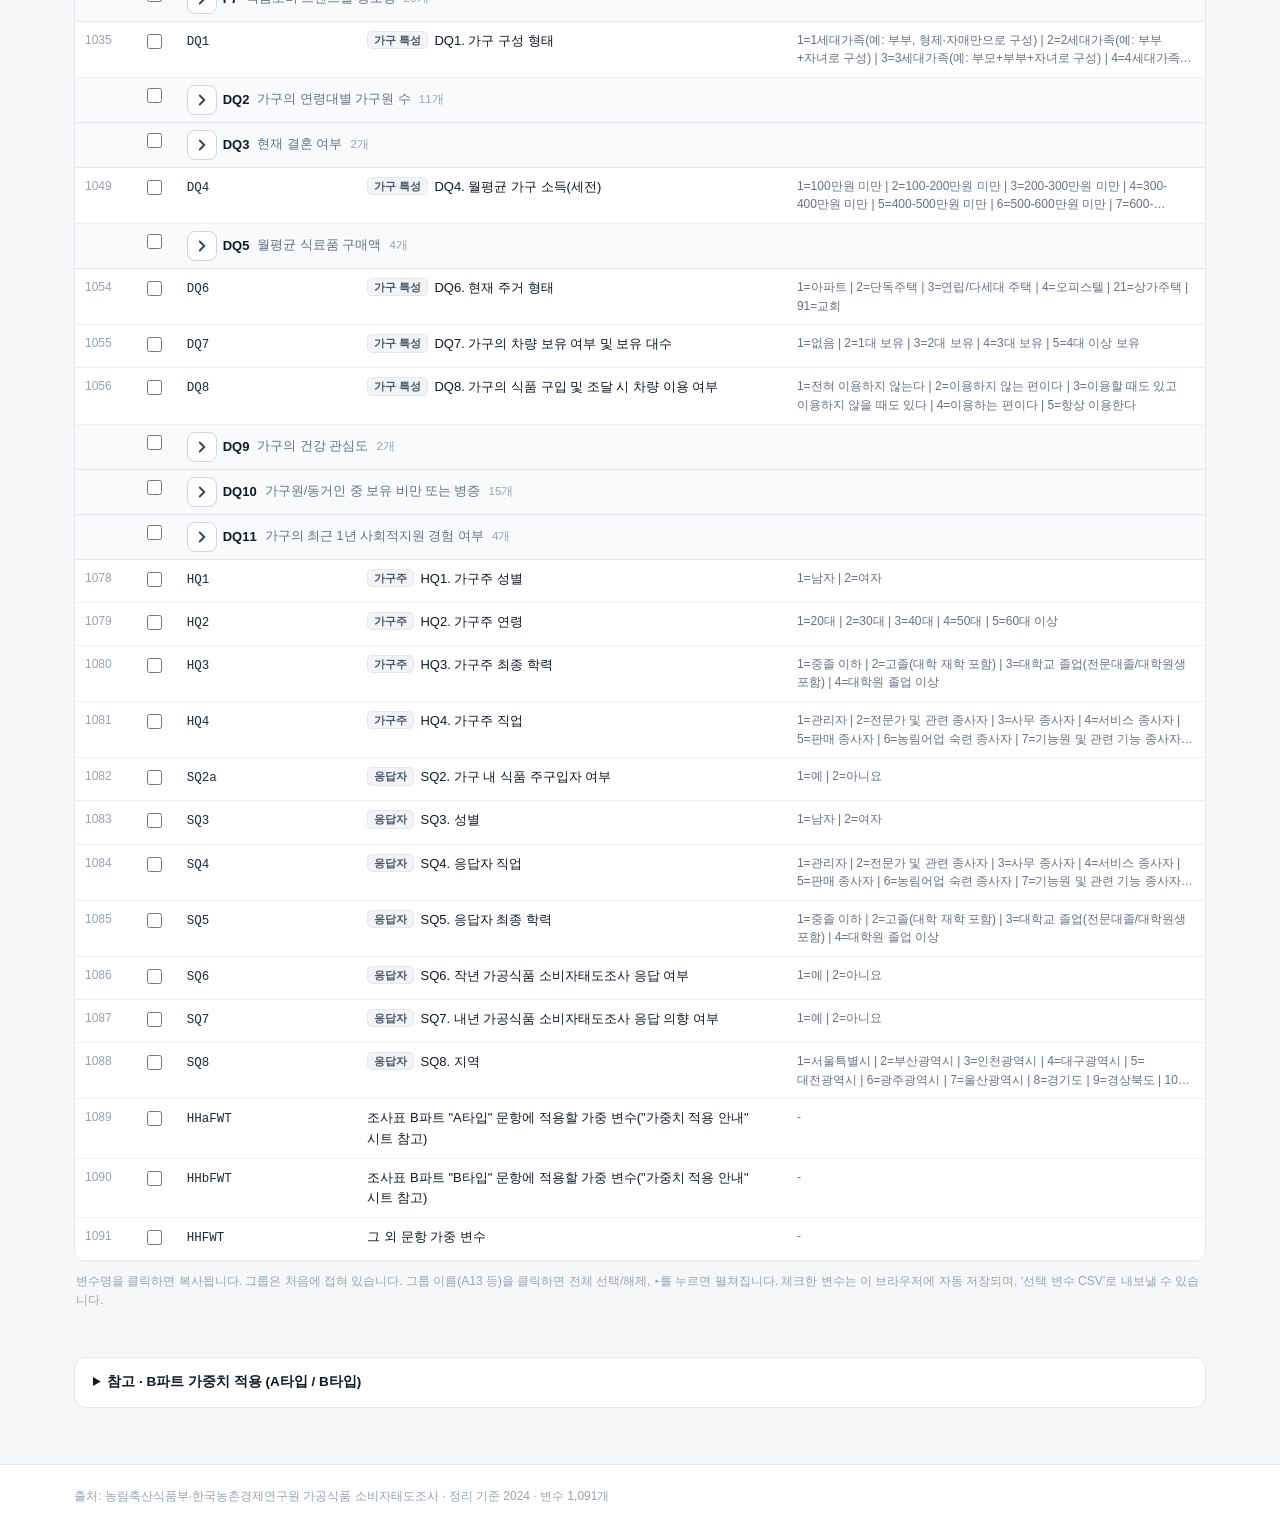
<file: 03-processed.html>
<!doctype html>
<html lang="ko">
<head>
<meta charset="utf-8">
<meta name="viewport" content="width=device-width, initial-scale=1">
<title>가공식품 소비자태도조사 · 조사 변수 목록</title>
<link rel="stylesheet" href="assets/style.css">
</head>
<body>
<header class="site">
  <div class="wrap">
    <div class="brand"><a href="index.html">조사 변수 목록</a></div>
    <nav class="pnav">
      <a href="index.html">메인</a>
      <a href="01-knhanes.html">국민건강영양조사</a>
      <a href="02-food.html">식품소비행태조사</a>
      <a href="03-processed.html" class="on">가공식품 소비자태도조사</a>
      <a href="04-timeuse.html">생활시간조사</a>
    </nav>
  </div>
</header>

<main class="wrap">
  <section class="phead">
    <p class="eyebrow">2024 · 가구용</p>
    <h1>가공식품 소비자태도조사</h1>
    <p class="lede">가구용 원자료의 전체 변수 1,091개를 데이터 열 순서대로 정리했습니다. KREI 공식 코드북의 변수 라벨과 값 코드를 그대로 반영했습니다.</p>
    <div class="meta">
      <span class="chip"><b>1,091</b> 개 변수</span>
      <span class="chip"><b>2024</b> 가구용</span>
      <span class="chip"><b>Excel</b> 원자료</span>
    </div>
  </section>

  <div class="notice info">변수 라벨과 값 코드를 <strong>2024년 가공식품 소비자태도조사 코드북(가구용, KREI)</strong>에서 채웠습니다. 조사표 B파트는 분할 설문이라 분석 시 가중치 선택에 주의해야 합니다(아래 참고).</div>

  <div class="toolbar">
    <div class="search">
      <svg viewBox="0 0 24 24"><circle cx="11" cy="11" r="7"></circle><path d="M20 20l-3.5-3.5"></path></svg>
      <input id="q" type="search" placeholder="변수명·라벨·문항·코드 검색 (예: 식사, A1, 남자)" autocomplete="off">
    </div>
    <label class="toggle" title="체크한 변수만 표시"><input id="onlySel" type="checkbox"> 선택만 보기</label>
    <label class="toggle" title="값 라벨을 줄이지 않고 표시"><input id="showVals" type="checkbox"> 값 라벨 펼치기</label>
    <button id="expandAll" class="btn">그룹 모두 펼치기</button>
    <button id="csv" class="btn primary">선택 변수 CSV</button>
    <button id="clear" class="btn">선택 초기화</button>
    <span id="count" class="count"></span>
  </div>

  <div class="tablecard">
    <table id="tbl">
      <thead>
        <tr>
          <th class="c-no">#</th>
          <th class="c-pick">선택</th>
          <th class="c-var">변수명</th>
          <th class="c-label">변수 라벨 / 문항</th>
          <th class="c-val">값 라벨 (코드)</th>
        </tr>
      </thead>
      <tbody id="tbody"></tbody>
    </table>
    <div id="empty" class="empty">검색 결과가 없습니다.</div>
  </div>
  <p class="hint">변수명을 클릭하면 복사됩니다. 그룹은 처음에 접혀 있습니다. 그룹 이름(A13 등)을 클릭하면 전체 선택/해제, ▸를 누르면 펼쳐집니다. 체크한 변수는 이 브라우저에 자동 저장되며, ‘선택 변수 CSV’로 내보낼 수 있습니다.</p>

<details class="refbox">
  <summary>참고 · B파트 가중치 적용 (A타입 / B타입)</summary>
  <p>A타입 문항은 <code>HHaFWT</code>, B타입 문항은 <code>HHbFWT</code>, 그 외 문항은 <code>HHFWT</code>를 적용합니다.</p>
  <p>A타입: BA1, BA2, BC1, BC2, BC3, BE1, BE2, BE3, BG1, BG2, BG3, BG4, BI1, BI2<br>
     B타입: BB1, BB2, BD1, BD2, BD3, BF1, BF2, BF3, BH1, BH2, BH3</p>
</details>
</main>

<footer>
  <div class="wrap">출처: 농림축산식품부·한국농촌경제연구원 가공식품 소비자태도조사 · 정리 기준 2024 · 변수 1,091개</div>
</footer>

<div id="toast" role="status" aria-live="polite"></div>
<script src="assets/data/processed.js"></script>
<script src="assets/app.js"></script>
</body>
</html>
</file>
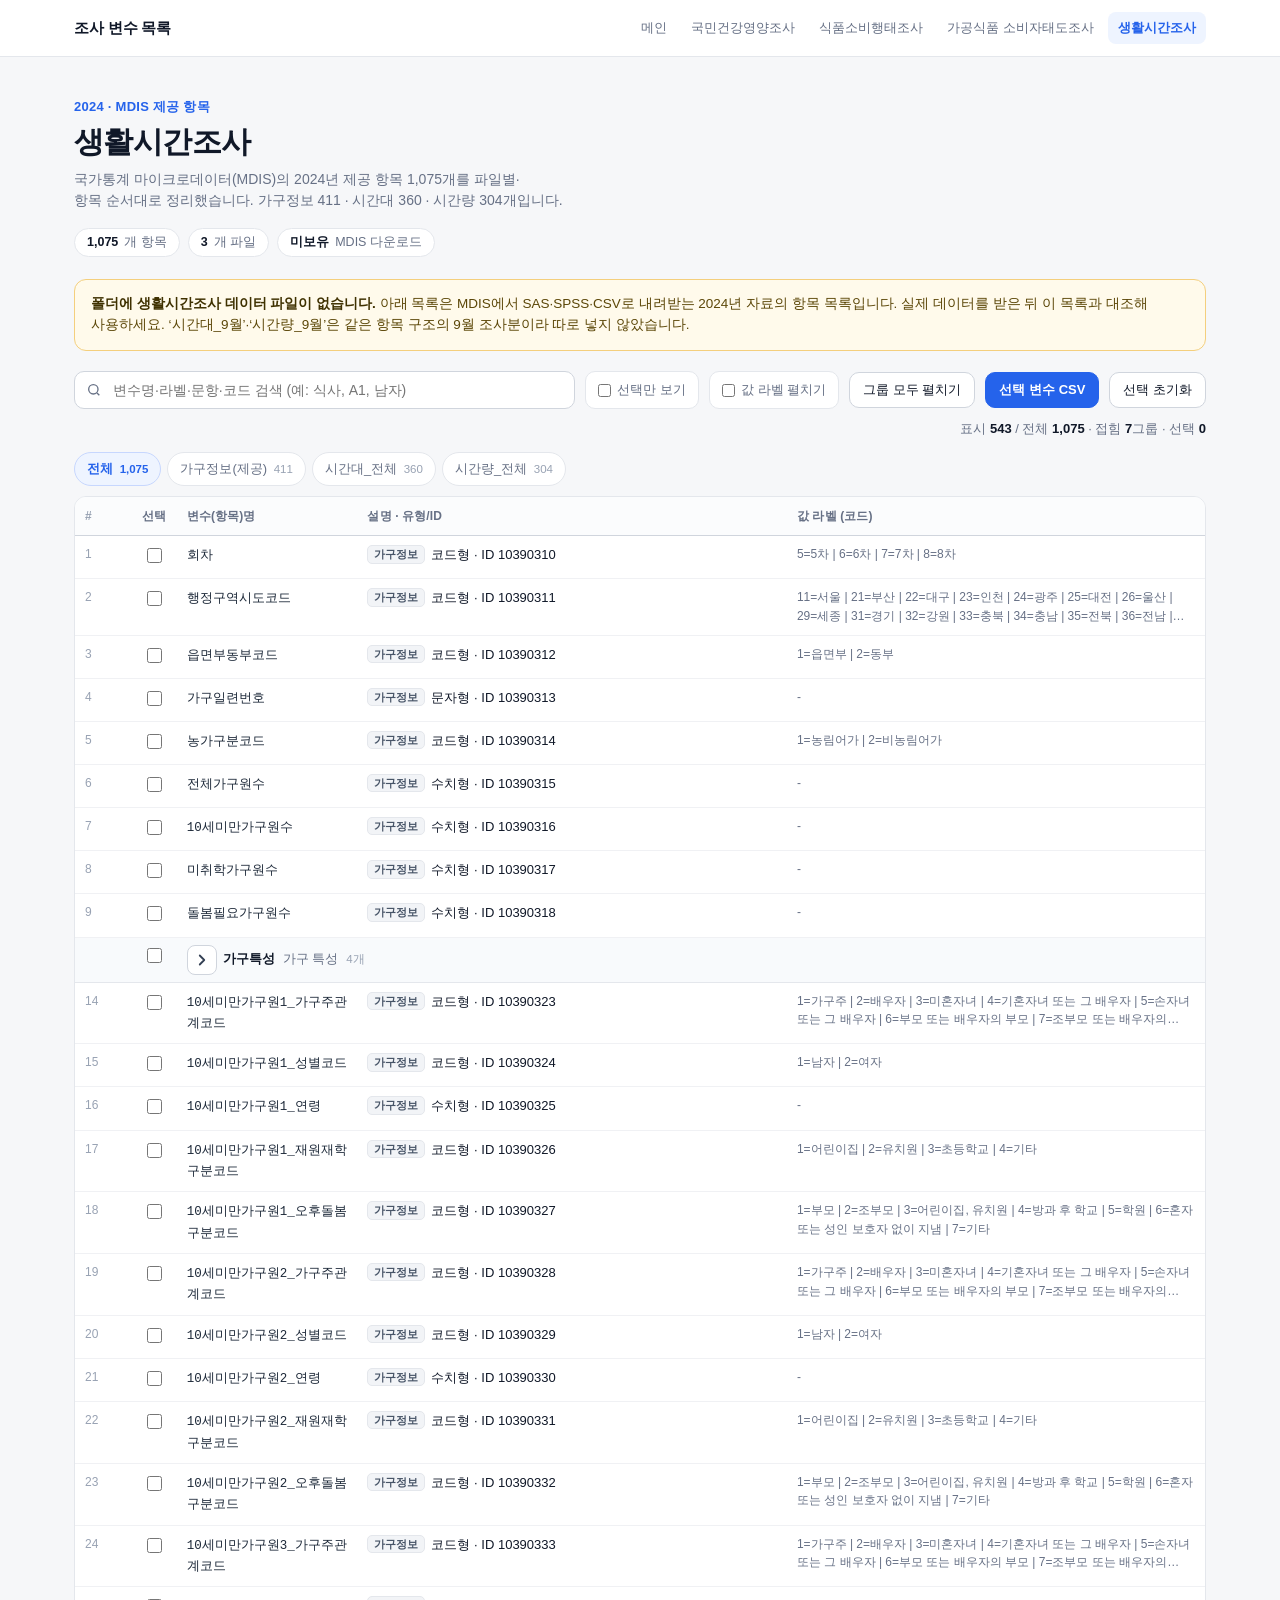
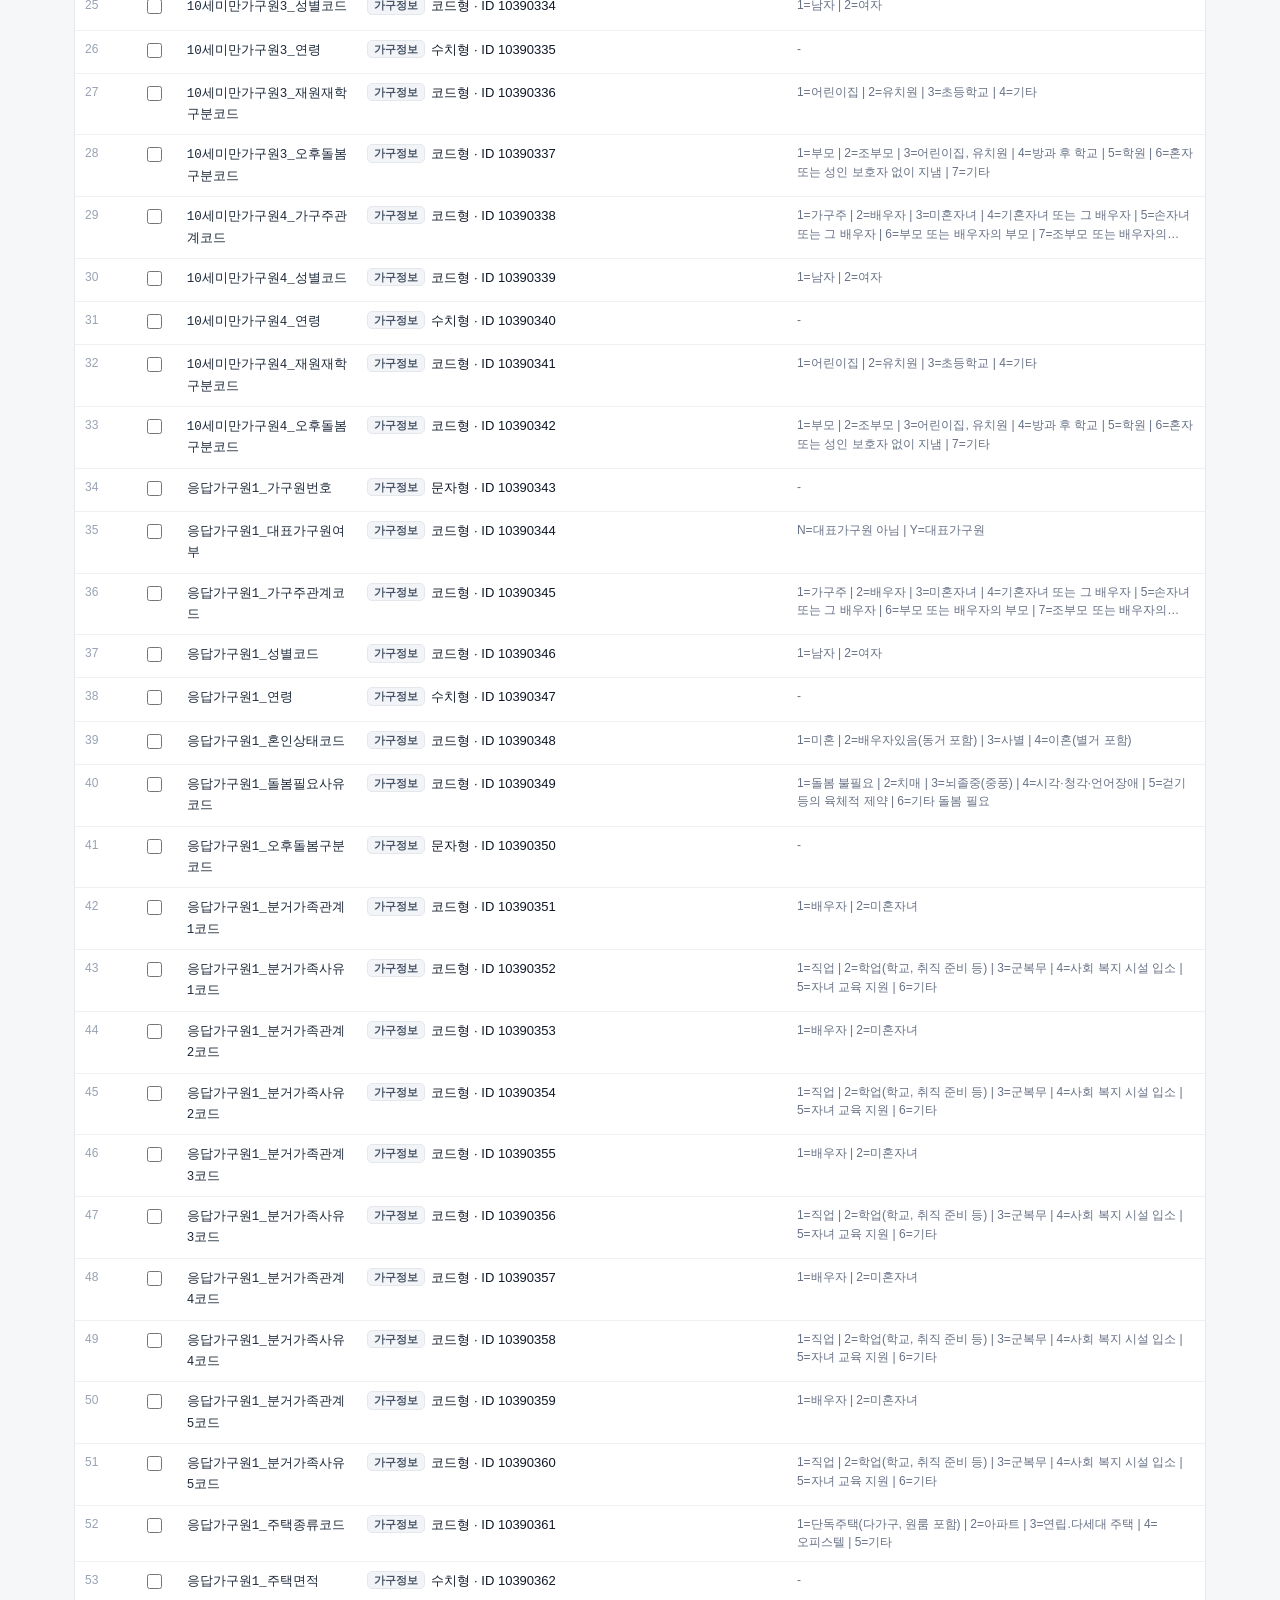
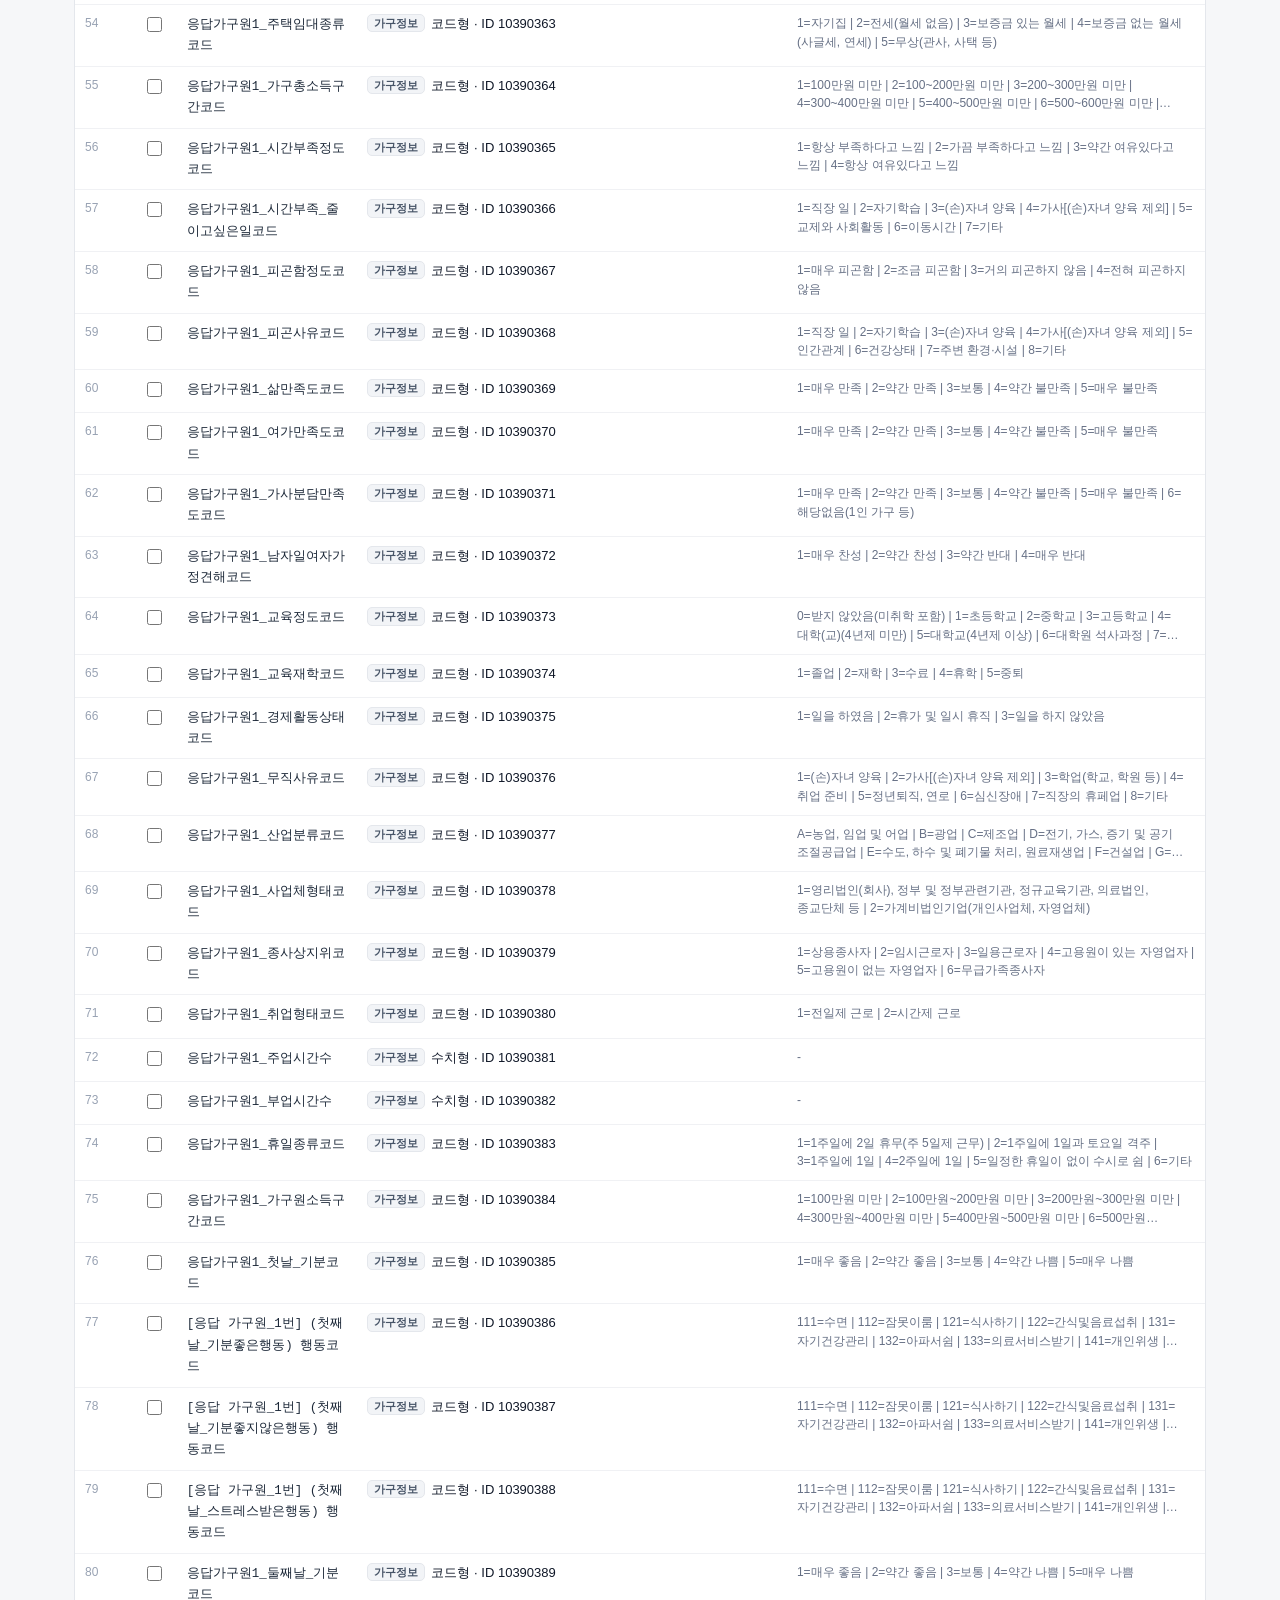
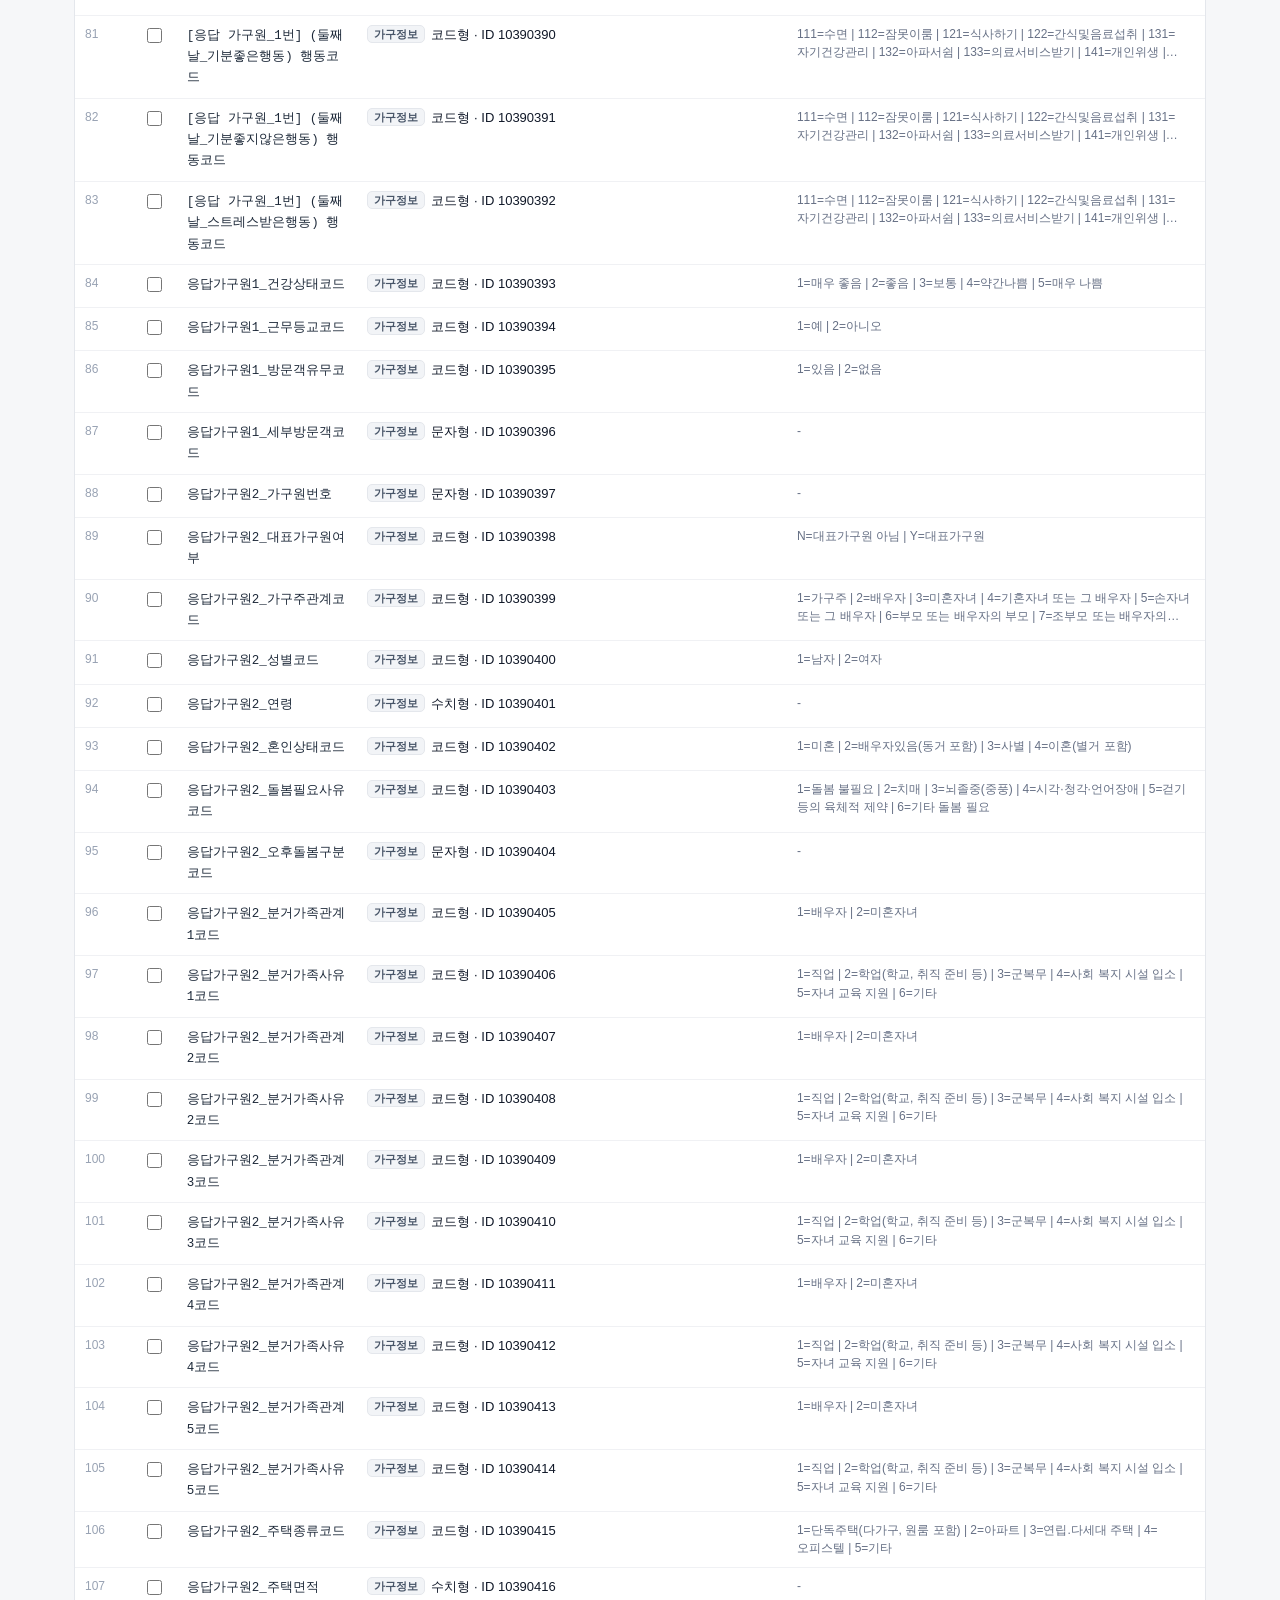
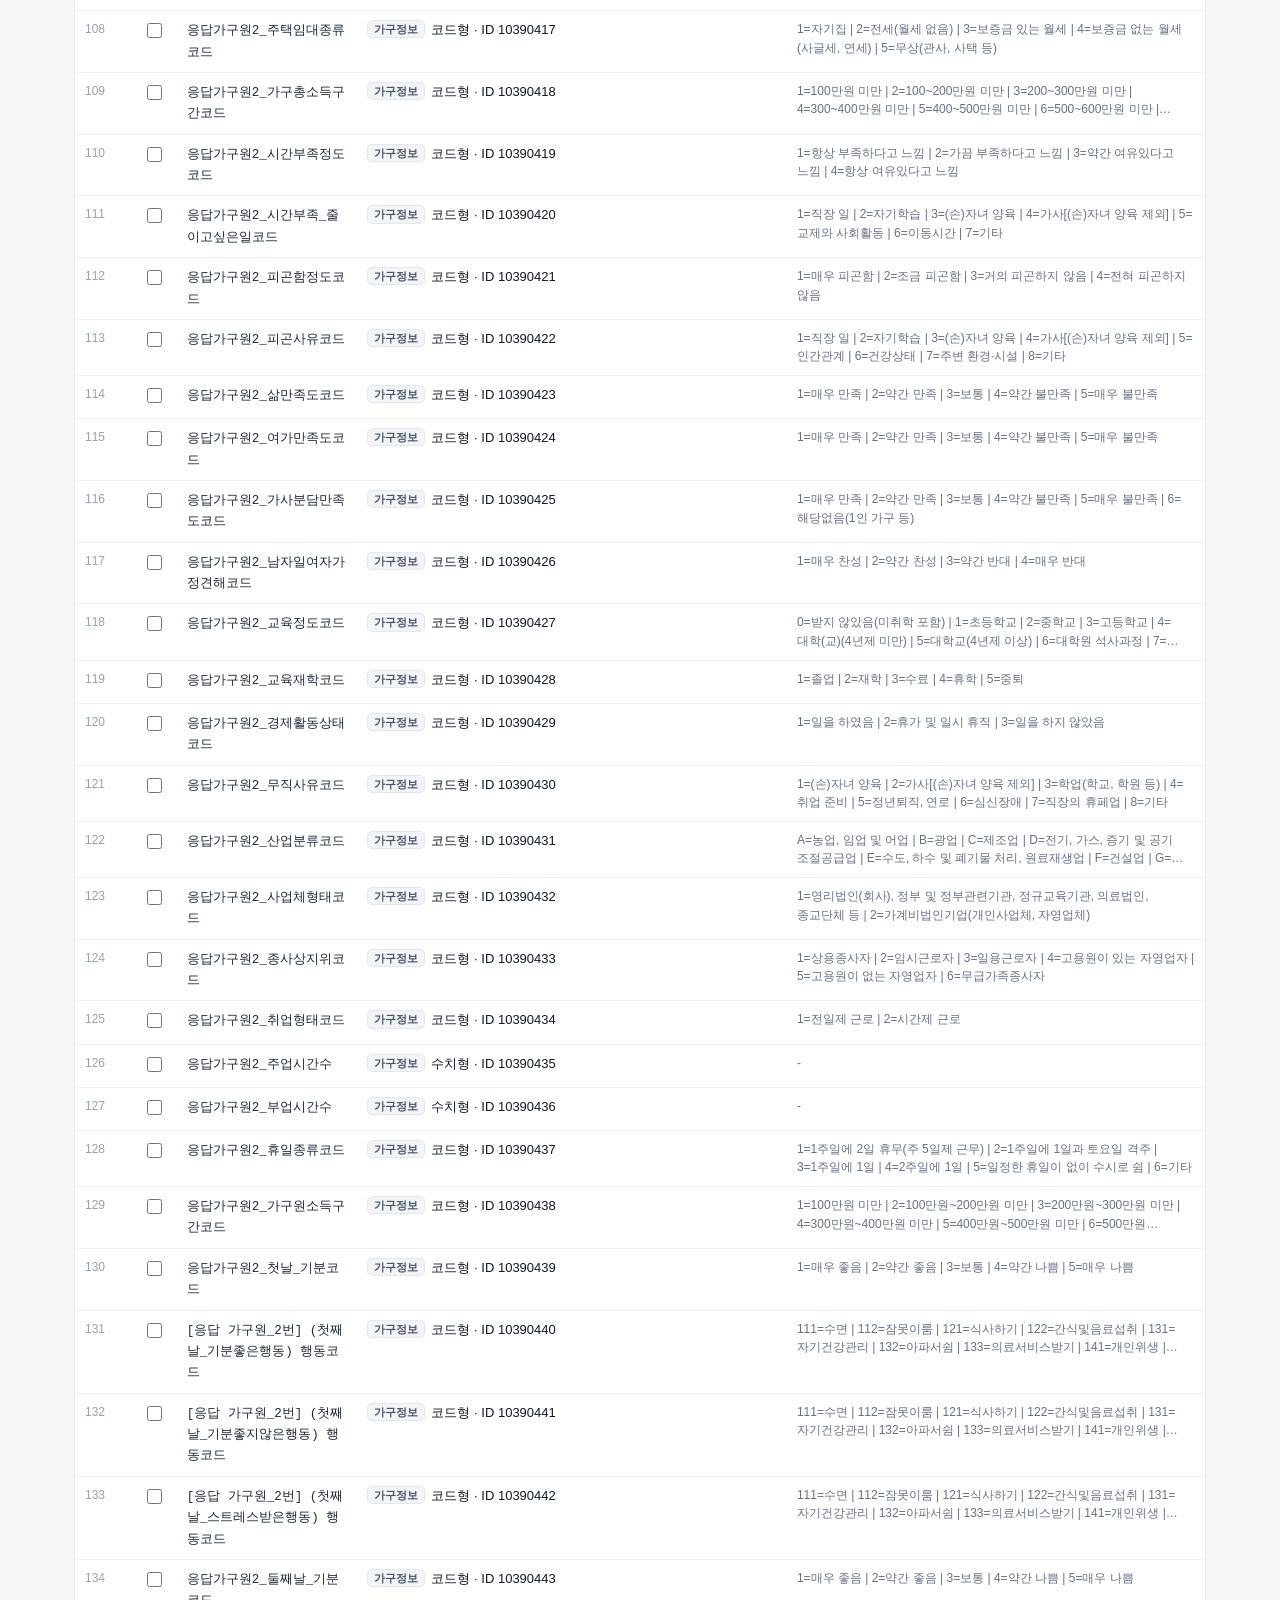
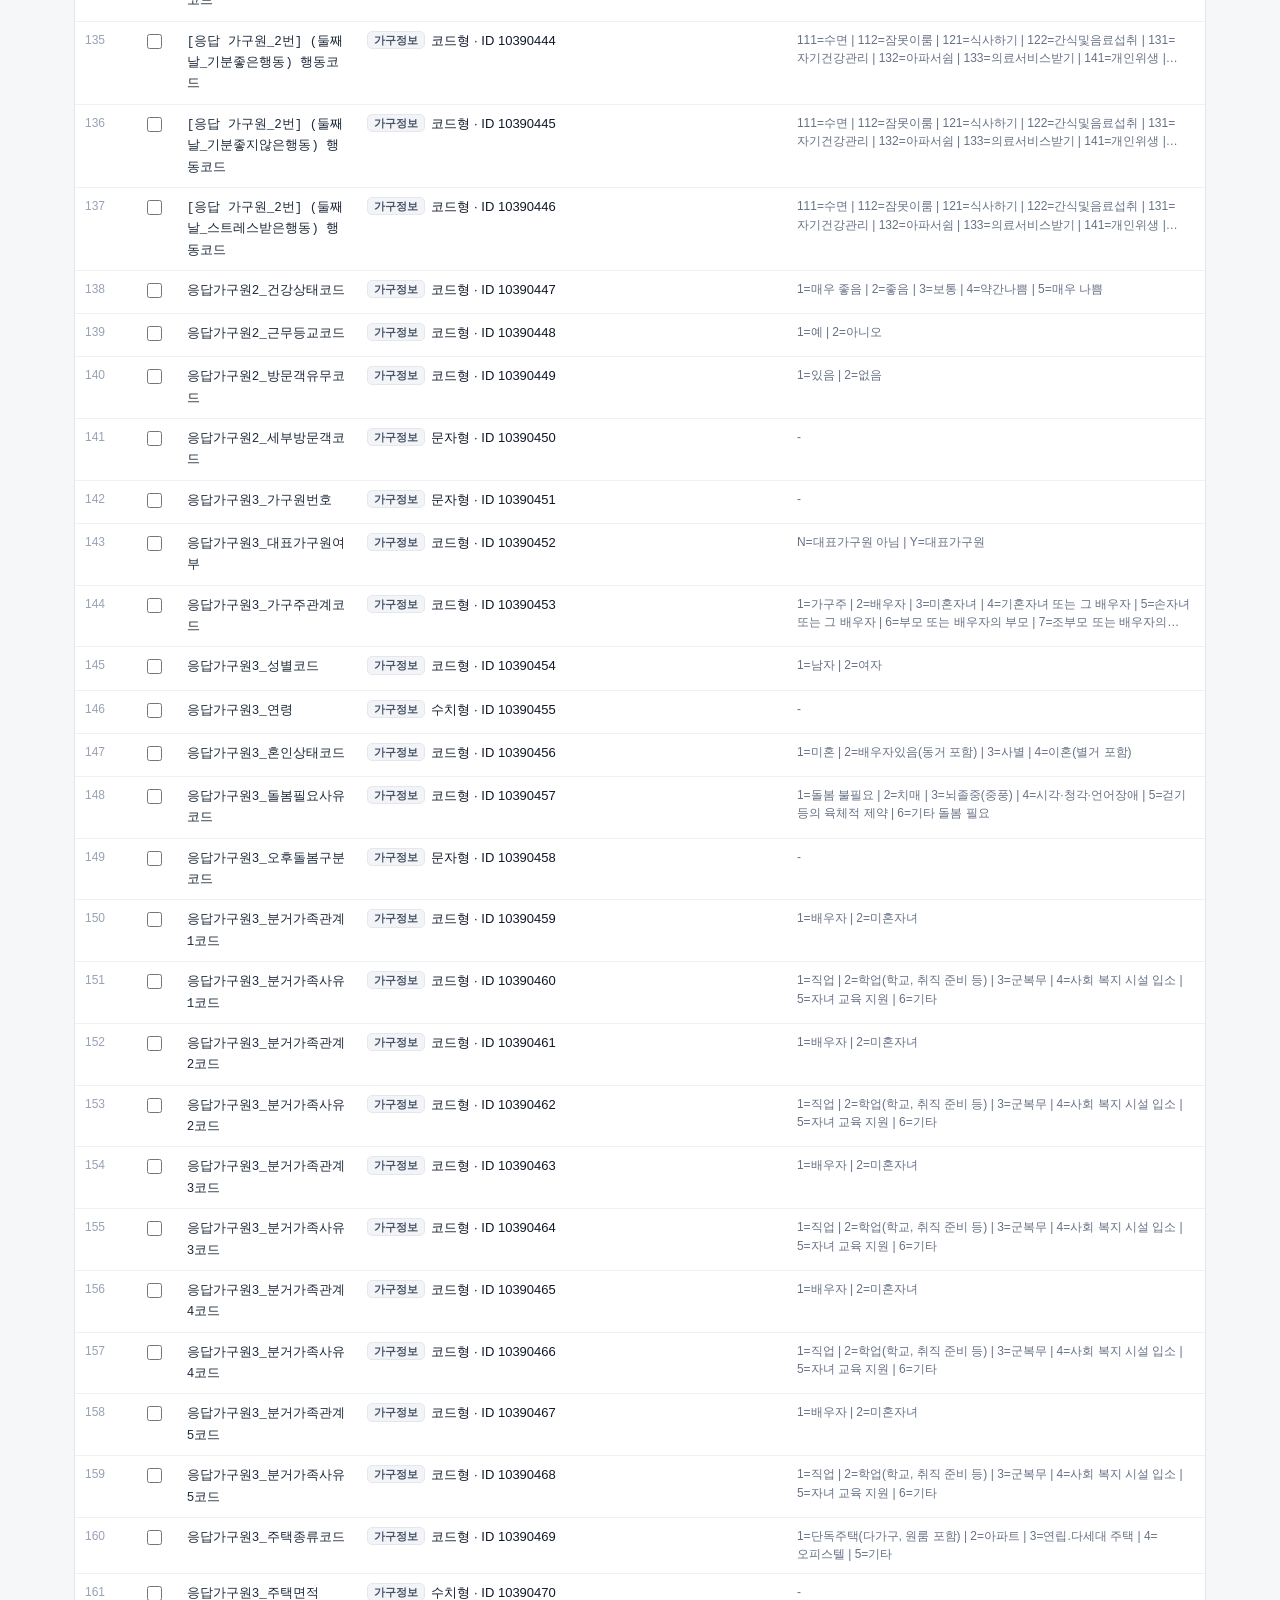
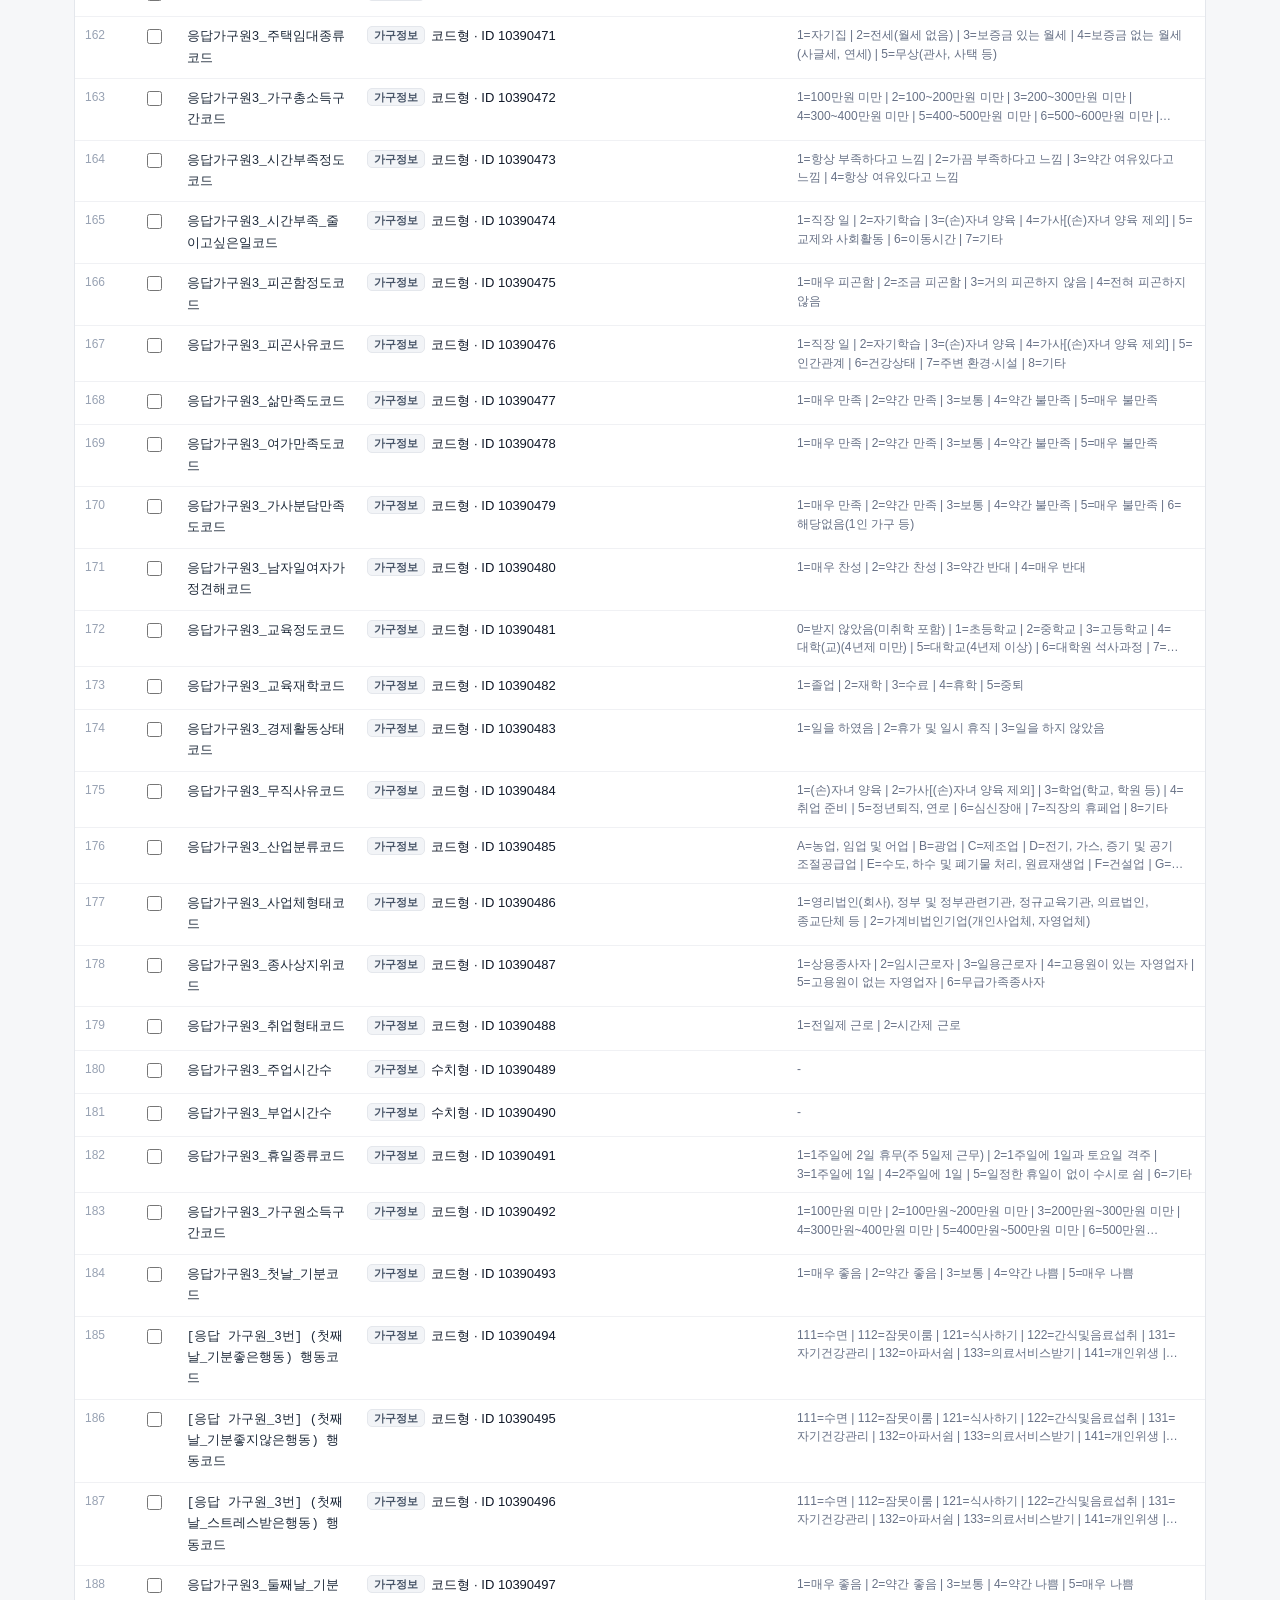
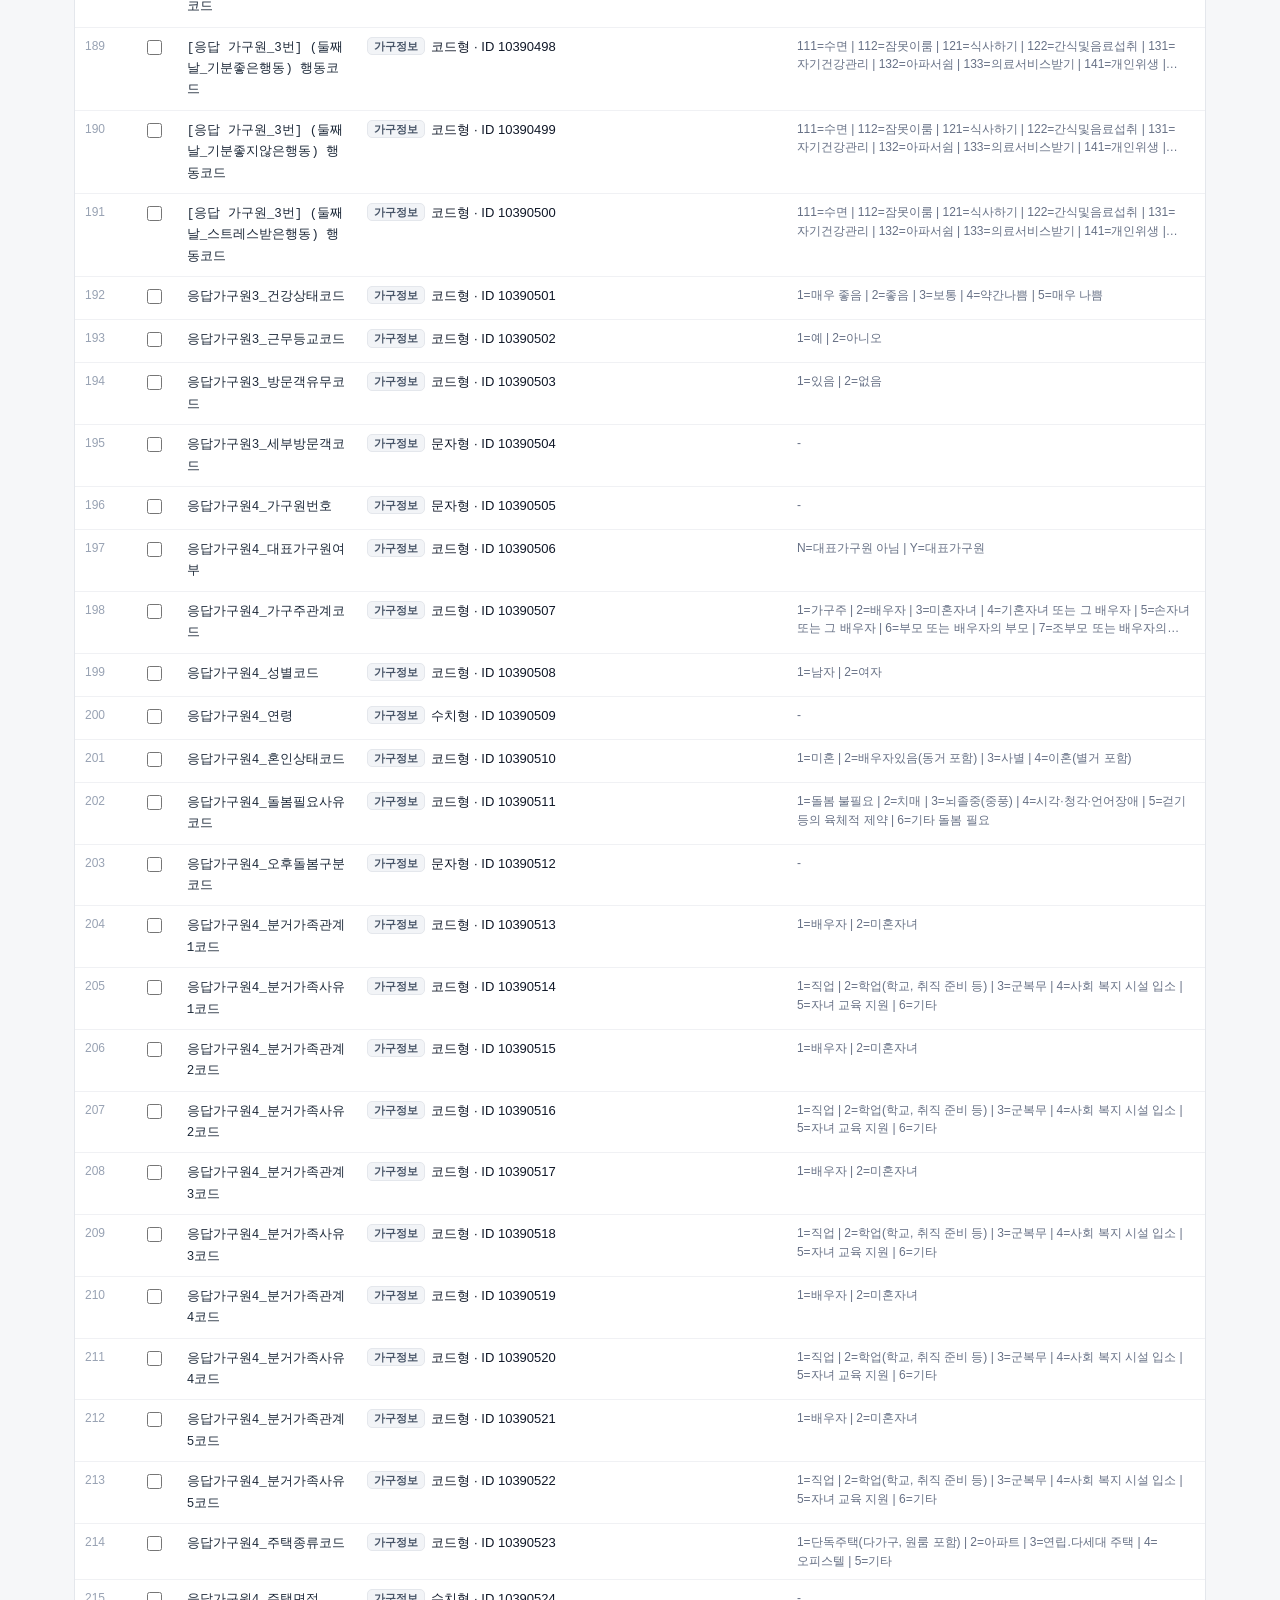
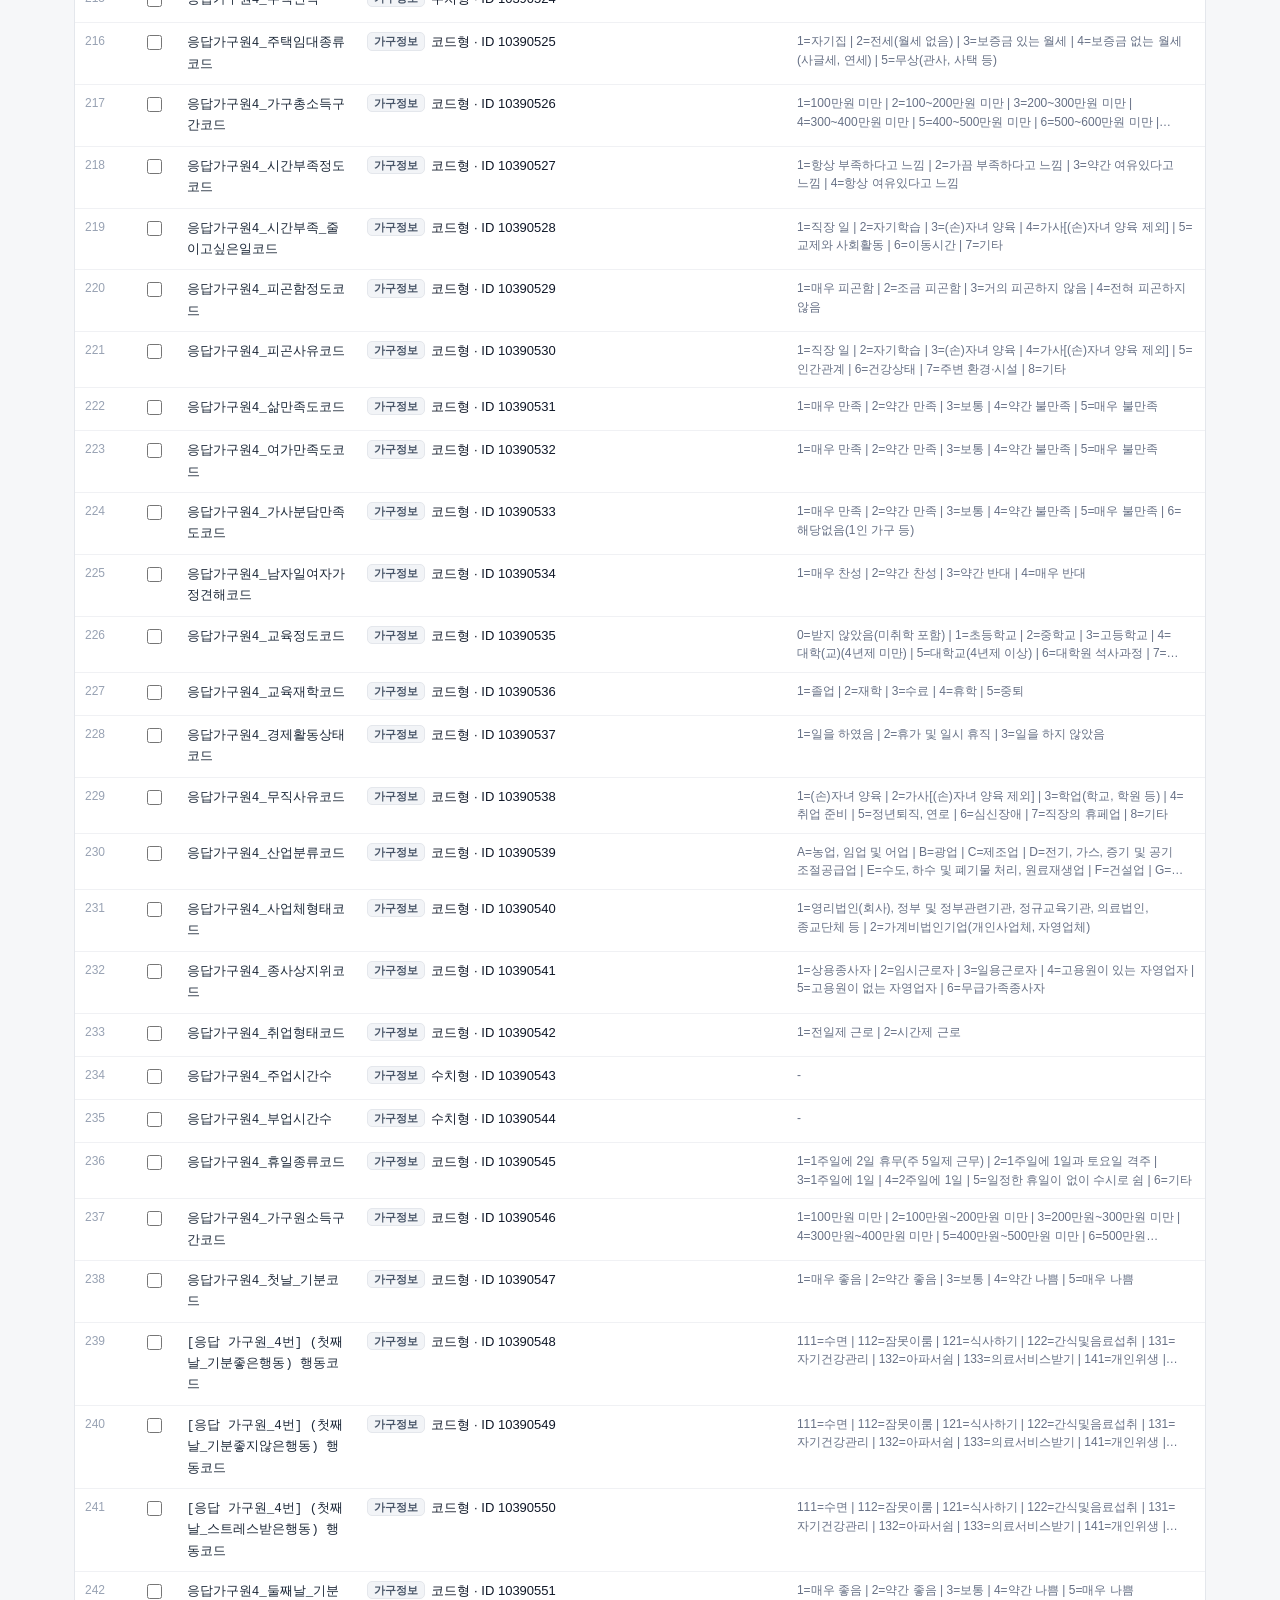
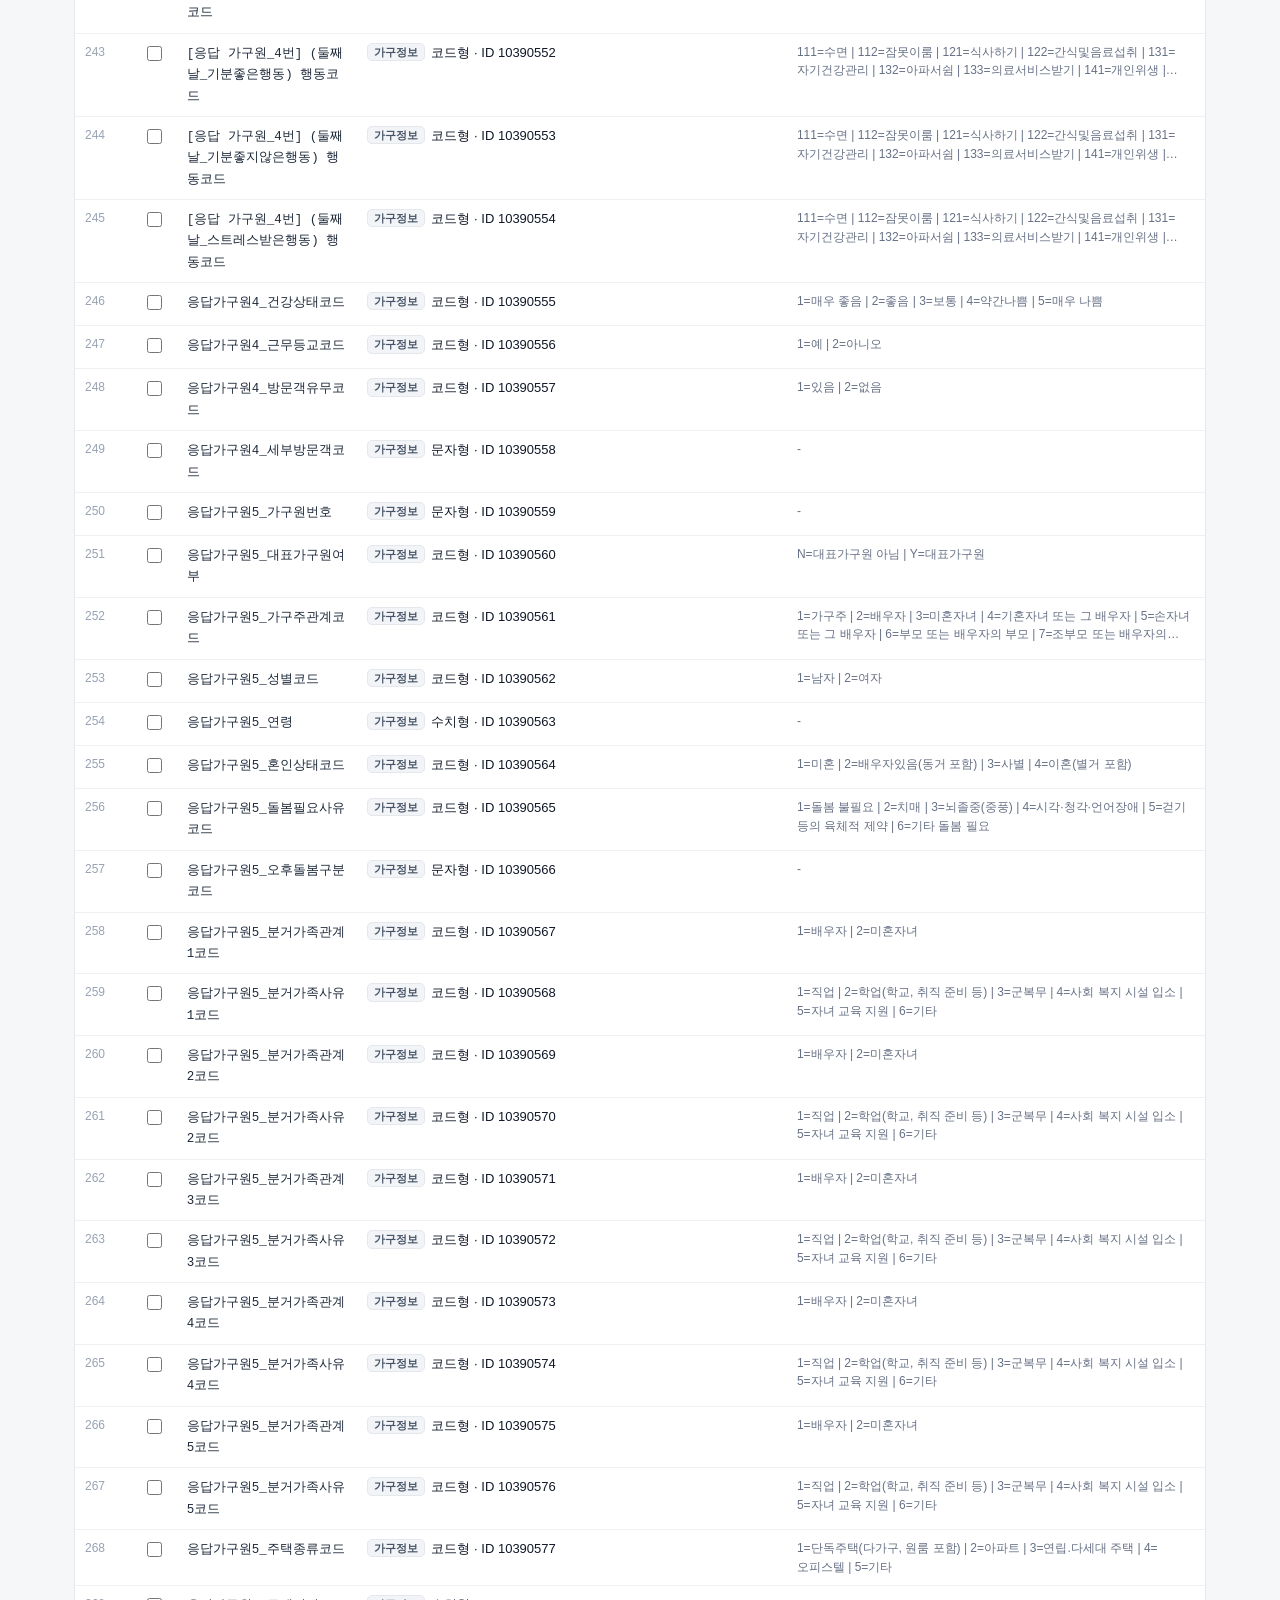
<file: 04-timeuse.html>
<!doctype html>
<html lang="ko">
<head>
<meta charset="utf-8">
<meta name="viewport" content="width=device-width, initial-scale=1">
<title>생활시간조사 · 조사 변수 목록</title>
<link rel="stylesheet" href="assets/style.css">
</head>
<body>
<header class="site">
  <div class="wrap">
    <div class="brand"><a href="index.html">조사 변수 목록</a></div>
    <nav class="pnav">
      <a href="index.html">메인</a>
      <a href="01-knhanes.html">국민건강영양조사</a>
      <a href="02-food.html">식품소비행태조사</a>
      <a href="03-processed.html">가공식품 소비자태도조사</a>
      <a href="04-timeuse.html" class="on">생활시간조사</a>
    </nav>
  </div>
</header>

<main class="wrap">
  <section class="phead">
    <p class="eyebrow">2024 · MDIS 제공 항목</p>
    <h1>생활시간조사</h1>
    <p class="lede">국가통계 마이크로데이터(MDIS)의 2024년 제공 항목 1,075개를 파일별·항목 순서대로 정리했습니다. 가구정보 411 · 시간대 360 · 시간량 304개입니다.</p>
    <div class="meta">
      <span class="chip"><b>1,075</b> 개 항목</span>
      <span class="chip"><b>3</b> 개 파일</span>
      <span class="chip"><b>미보유</b> MDIS 다운로드</span>
    </div>
  </section>

  <div class="notice "><strong>폴더에 생활시간조사 데이터 파일이 없습니다.</strong> 아래 목록은 MDIS에서 SAS·SPSS·CSV로 내려받는 2024년 자료의 항목 목록입니다. 실제 데이터를 받은 뒤 이 목록과 대조해 사용하세요. ‘시간대_9월’·‘시간량_9월’은 같은 항목 구조의 9월 조사분이라 따로 넣지 않았습니다.</div>

  <div class="toolbar">
    <div class="search">
      <svg viewBox="0 0 24 24"><circle cx="11" cy="11" r="7"></circle><path d="M20 20l-3.5-3.5"></path></svg>
      <input id="q" type="search" placeholder="변수명·라벨·문항·코드 검색 (예: 식사, A1, 남자)" autocomplete="off">
    </div>
    <label class="toggle" title="체크한 변수만 표시"><input id="onlySel" type="checkbox"> 선택만 보기</label>
    <label class="toggle" title="값 라벨을 줄이지 않고 표시"><input id="showVals" type="checkbox"> 값 라벨 펼치기</label>
    <button id="expandAll" class="btn">그룹 모두 펼치기</button>
    <button id="csv" class="btn primary">선택 변수 CSV</button>
    <button id="clear" class="btn">선택 초기화</button>
    <span id="count" class="count"></span>
  </div>

  <div class="tablecard">
    <table id="tbl">
      <thead>
        <tr>
          <th class="c-no">#</th>
          <th class="c-pick">선택</th>
          <th class="c-var">변수(항목)명</th>
          <th class="c-label">설명 · 유형/ID</th>
          <th class="c-val">값 라벨 (코드)</th>
        </tr>
      </thead>
      <tbody id="tbody"></tbody>
    </table>
    <div id="empty" class="empty">검색 결과가 없습니다.</div>
  </div>
  <p class="hint">변수명을 클릭하면 복사됩니다. 그룹은 처음에 접혀 있습니다. 그룹 이름(A13 등)을 클릭하면 전체 선택/해제, ▸를 누르면 펼쳐집니다. 체크한 변수는 이 브라우저에 자동 저장되며, ‘선택 변수 CSV’로 내보낼 수 있습니다.</p>

<details class="refbox">
  <summary>참고 · 파일 구성과 시간대 코드 읽는 법</summary>
  <p><b>가구정보</b> 가구·가구원 특성과 10세 미만 가구원 정보(411개) ·
     <b>시간대</b> 10분 단위 144칸의 주행동·동시행동(360개) ·
     <b>시간량</b> 행동분류별 하루 총 시간(304개).</p>
  <p>시간대 변수 값은 <code>주행동코드(3)+ICT사용(1)+장소/이동수단(2)+함께한사람(1~6)</code>이 붙은 결합 코드입니다.
     예: <code>1114011</code> = 111 수면 · 4 ICT 미사용 · 01 자기 집 · 1 혼자.</p>
  <p>행동분류는 대분류 9 · 중분류 45 · 소분류 153이며, ‘기분좋은행동/기분좋지않은행동/스트레스받은행동’ 항목의 코드표에 153개 분류가 들어 있습니다.</p>
</details>
</main>

<footer>
  <div class="wrap">출처: 통계청 생활시간조사 · 정리 기준 2024 · 변수 1,075개</div>
</footer>

<div id="toast" role="status" aria-live="polite"></div>
<script src="assets/data/timeuse.js"></script>
<script src="assets/app.js"></script>
</body>
</html>
</file>
<file: assets/style.css>
:root{
  --bg:#f6f7f9;
  --card:#ffffff;
  --line:#e4e7ec;
  --line-strong:#d0d5dd;
  --ink:#101828;
  --muted:#667085;
  --accent:#2563eb;
  --accent-weak:#eef4ff;
  --warn-bg:#fffaeb;
  --warn-line:#f4cf7d;
  --radius:12px;
}
*{box-sizing:border-box}
html,body{margin:0;padding:0}
body{
  background:var(--bg);
  color:var(--ink);
  font-family:"Pretendard Variable",Pretendard,-apple-system,BlinkMacSystemFont,"Apple SD Gothic Neo","Malgun Gothic","Noto Sans KR",sans-serif;
  font-size:15px;
  line-height:1.55;
  -webkit-font-smoothing:antialiased;
}
a{color:var(--accent);text-decoration:none}
a:hover{text-decoration:underline}
.wrap{max-width:1180px;margin:0 auto;padding:0 24px}

/* ---------- top nav ---------- */
.site{background:#fff;border-bottom:1px solid var(--line)}
.site .wrap{display:flex;align-items:center;gap:20px;min-height:56px;flex-wrap:wrap}
.brand a{font-weight:700;color:var(--ink);letter-spacing:-.01em}
.pnav{display:flex;gap:4px;flex-wrap:wrap;margin-left:auto}
.pnav a{font-size:13px;color:var(--muted);padding:6px 10px;border-radius:8px;white-space:nowrap}
.pnav a:hover{background:var(--bg);text-decoration:none;color:var(--ink)}
.pnav a.on{background:var(--accent-weak);color:var(--accent);font-weight:600}

/* ---------- page head ---------- */
.phead{padding:40px 0 22px}
.eyebrow{margin:0 0 6px;font-size:13px;font-weight:600;color:var(--accent);letter-spacing:.02em}
h1{margin:0 0 8px;font-size:30px;line-height:1.25;letter-spacing:-.02em}
.lede{margin:0;color:var(--muted);font-size:14px;max-width:900px;word-break:keep-all;overflow-wrap:anywhere;text-wrap:balance}
.meta{display:flex;flex-wrap:wrap;gap:8px;margin-top:16px}
.chip{display:inline-flex;align-items:center;gap:6px;background:#fff;border:1px solid var(--line);border-radius:999px;padding:4px 12px;font-size:12.5px;color:var(--muted)}
.chip b{color:var(--ink);font-weight:600}

.notice{word-break:keep-all;overflow-wrap:anywhere;background:var(--warn-bg);border:1px solid var(--warn-line);border-radius:var(--radius);padding:14px 16px;font-size:13.5px;color:#5c4708;margin:0 0 20px}
.notice strong{color:#3f3100}
.notice.info{background:var(--accent-weak);border-color:#c7d7fe;color:#1e3a8a}
.notice.info strong{color:#17307a}

/* ---------- toolbar ---------- */
.toolbar{display:flex;gap:10px;flex-wrap:wrap;align-items:center;margin-bottom:12px}
.search{position:relative;flex:1 1 280px;min-width:220px}
.search input{
  width:100%;padding:10px 14px 10px 38px;border:1px solid var(--line-strong);border-radius:10px;
  font-size:14px;background:#fff;color:var(--ink);outline:none;font-family:inherit;
}
.search input:focus{border-color:var(--accent);box-shadow:0 0 0 3px rgba(37,99,235,.12)}
.search svg{position:absolute;left:12px;top:50%;transform:translateY(-50%);width:16px;height:16px;stroke:var(--muted);fill:none;stroke-width:2}
.toggle{display:inline-flex;align-items:center;gap:6px;font-size:13px;color:var(--muted);background:#fff;border:1px solid var(--line);border-radius:10px;padding:8px 12px;cursor:pointer;user-select:none;white-space:nowrap}
.toggle input{accent-color:var(--accent);margin:0}
.toggle.on{color:var(--ink);border-color:var(--line-strong)}
.btn{
  border:1px solid var(--line-strong);background:#fff;color:var(--ink);border-radius:10px;padding:8px 13px;
  font-size:13px;font-family:inherit;cursor:pointer;white-space:nowrap;
}
.btn:hover{background:var(--bg)}
.btn.primary{background:var(--accent);border-color:var(--accent);color:#fff;font-weight:600}
.btn.primary:hover{filter:brightness(.95)}
.btn:disabled{opacity:.45;cursor:not-allowed}
.count{font-size:13px;color:var(--muted);margin-left:auto;white-space:nowrap}
.count b{color:var(--ink)}

/* ---------- table ---------- */
.tablecard{background:var(--card);border:1px solid var(--line);border-radius:var(--radius);overflow:hidden}
table{width:100%;border-collapse:collapse;table-layout:fixed}
thead th{
  position:sticky;top:0;z-index:5;background:#fbfcfd;border-bottom:1px solid var(--line-strong);
  font-size:12px;font-weight:600;color:var(--muted);text-align:left;padding:10px 10px;
  letter-spacing:.01em;
}
tbody td{border-bottom:1px solid #f0f1f4;padding:9px 10px;vertical-align:top;font-size:13px}
tbody tr:hover{background:#fafbfc}
tbody tr.sel{background:#f4f8ff}
tbody tr.sel:hover{background:#eef4ff}
.c-no{width:5%;color:#98a2b3;font-variant-numeric:tabular-nums;font-size:12px}
.c-pick{width:4%;text-align:center}
.c-pick input{accent-color:var(--accent);width:15px;height:15px;cursor:pointer}
.c-var{width:16%}
.c-var code{font-family:"SFMono-Regular",Menlo,Consolas,monospace;font-size:12.5px;color:#1d2939;word-break:break-all;cursor:copy}
.c-label{width:38%;word-break:keep-all;overflow-wrap:anywhere}
.c-val{width:37%;font-size:12px;color:var(--muted)}
.v{display:-webkit-box;-webkit-line-clamp:2;-webkit-box-orient:vertical;overflow:hidden;word-break:keep-all;overflow-wrap:anywhere}
body.show-vals .v{-webkit-line-clamp:unset;display:block}
td.dim{color:#98a2b3}
.empty{padding:56px 20px;text-align:center;color:var(--muted);font-size:14px;display:none}
.empty.on{display:block}
.hint{font-size:12px;color:#98a2b3;margin:10px 2px 48px}

/* ---------- index ---------- */
.hero{padding:56px 0 10px}
.hero h1{font-size:36px}
.grid{display:grid;grid-template-columns:repeat(2,minmax(0,1fr));gap:16px;margin:28px 0 8px}
.card{background:#fff;border:1px solid var(--line);border-radius:var(--radius);padding:22px 22px 18px;display:flex;flex-direction:column;gap:10px}
.card h2{margin:0;font-size:19px;letter-spacing:-.01em}
.card .kicker{font-size:12px;font-weight:600;color:var(--accent)}
.card p{margin:0;font-size:13px;color:var(--muted)}
.card .stats{display:flex;gap:18px;margin-top:auto;padding-top:8px}
.card .stats div{font-size:12px;color:var(--muted)}
.card .stats b{display:block;font-size:20px;color:var(--ink);font-weight:700;line-height:1.2}
.card .go{margin-top:12px;align-self:flex-start;background:var(--accent);color:#fff;border-radius:9px;padding:8px 14px;font-size:13px;font-weight:600}
.card .go:hover{text-decoration:none;filter:brightness(.95)}
.card .sel{font-size:12px;color:var(--muted);margin-top:6px}
.card .sel b{color:var(--accent)}

.section{margin:48px 0 0}
.section h2{font-size:18px;margin:0 0 10px;letter-spacing:-.01em}
.steps{display:grid;grid-template-columns:repeat(3,minmax(0,1fr));gap:12px;margin:0;padding:0;list-style:none}
.steps li{background:#fff;border:1px solid var(--line);border-radius:var(--radius);padding:16px 18px;font-size:13px;color:var(--muted)}
.steps b{display:block;color:var(--ink);font-size:13.5px;margin-bottom:4px}
.src{width:100%;border-collapse:collapse;background:#fff;border:1px solid var(--line);border-radius:var(--radius);overflow:hidden;font-size:13px}
.src th,.src td{padding:10px 14px;border-bottom:1px solid var(--line);text-align:left;vertical-align:top}
.src th{background:#fbfcfd;color:var(--muted);font-weight:600;font-size:12px}
.src tr:last-child td{border-bottom:none}

footer{margin-top:56px;border-top:1px solid var(--line);background:#fff}
footer .wrap{padding:22px 24px;color:#98a2b3;font-size:12px}

/* ---------- toast ---------- */
#toast{
  position:fixed;left:50%;bottom:28px;transform:translate(-50%,12px);background:#101828;color:#fff;
  padding:10px 16px;border-radius:10px;font-size:13px;opacity:0;pointer-events:none;transition:.2s;z-index:100;
}
#toast.on{opacity:1;transform:translate(-50%,0)}

@media (max-width:820px){
  .grid,.steps{grid-template-columns:1fr}
  h1{font-size:24px}
  .hero h1{font-size:28px}
  .wrap{padding:0 16px}
  .count{margin-left:0;width:100%}
}

@media (max-width:720px){
  .tablecard{border:0;background:transparent}
  table,thead,tbody,tr,td{display:block;width:auto}
  thead{display:none}
  tbody tr{background:#fff;border:1px solid var(--line);border-radius:var(--radius);margin-bottom:10px;padding:12px 14px;position:relative}
  tbody tr:hover{background:#fff}
  tbody tr.sel{background:#f4f8ff;border-color:#c7d7fe}
  tbody td{border:0;padding:1px 0;width:auto!important}
  .c-no{display:none}
  .c-pick{position:absolute;top:12px;right:12px;width:auto;padding:0}
  .c-var{padding-right:34px}
  .c-label{font-size:13.5px;margin-top:4px}
  .c-val{margin-top:6px}
  .v{-webkit-line-clamp:3}
  .empty{border:0}
}

/* ---------- extra reference ---------- */
.refbox{background:#fff;border:1px solid var(--line);border-radius:var(--radius);padding:14px 18px;margin:8px 0 40px;font-size:13px;color:var(--muted)}
.refbox summary{cursor:pointer;color:var(--ink);font-weight:600;font-size:13.5px}
.refbox ol{margin:12px 0 8px;padding-left:20px}
.refbox li{margin:4px 0}
.refbox p{margin:8px 0 0;font-size:12.5px}

.grp{display:inline-block;font-size:10.5px;font-weight:600;color:#475467;background:#f2f4f7;border:1px solid #e4e7ec;border-radius:5px;padding:0 6px;margin-right:6px;vertical-align:1px;white-space:nowrap}

.filetabs{display:flex;gap:6px;flex-wrap:wrap;margin:0 0 10px}
.filetabs button{font:inherit;font-size:13px;color:var(--muted);background:#fff;border:1px solid var(--line);border-radius:999px;padding:6px 12px;cursor:pointer}
.filetabs button:hover{background:var(--bg)}
.filetabs button.on{color:var(--accent);background:var(--accent-weak);border-color:#c7d7fe;font-weight:600}
.filetabs .n{color:#98a2b3;font-size:11.5px;margin-left:3px}
.filetabs button.on .n{color:var(--accent)}

/* ---------- group rows ---------- */
.grow td{background:#f8fafc;border-top:1px solid var(--line);border-bottom:1px solid var(--line);padding:7px 10px}
.grow:hover td{background:#f2f5f9}
.grow .gcell .ginner{display:flex;align-items:center;gap:6px}
.grow .gcaret{display:inline-flex;align-items:center;justify-content:center;width:30px;height:30px;border:1px solid #d0d5dd;background:#fff;border-radius:8px;cursor:pointer;padding:0;color:#344054}
.grow .gcaret:hover{background:#eef4ff;border-color:#b2c7fb;color:#2563eb}
.grow .caret{width:18px;height:18px;fill:none;stroke:currentColor;stroke-width:2.4;stroke-linecap:round;stroke-linejoin:round;transition:transform .15s}
.grow .caret.open{transform:rotate(90deg)}
.grow .gname{display:inline-flex;align-items:center;gap:8px;background:none;border:0;padding:0;font:inherit;font-size:13px;font-weight:600;color:var(--ink);cursor:pointer}
.grow .gname:hover b{color:var(--accent)}
.grow .gdesc{font-weight:500;color:#667085;font-size:12.5px;max-width:520px;overflow:hidden;text-overflow:ellipsis;white-space:nowrap}
.grow .gcnt{font-weight:500;color:#98a2b3;font-size:11.5px}
@media (max-width:720px){.grow .gdesc{white-space:normal;max-width:none;display:block;margin-top:2px}}
.grow .gpick{accent-color:var(--accent);width:15px;height:15px;cursor:pointer}
</file>
